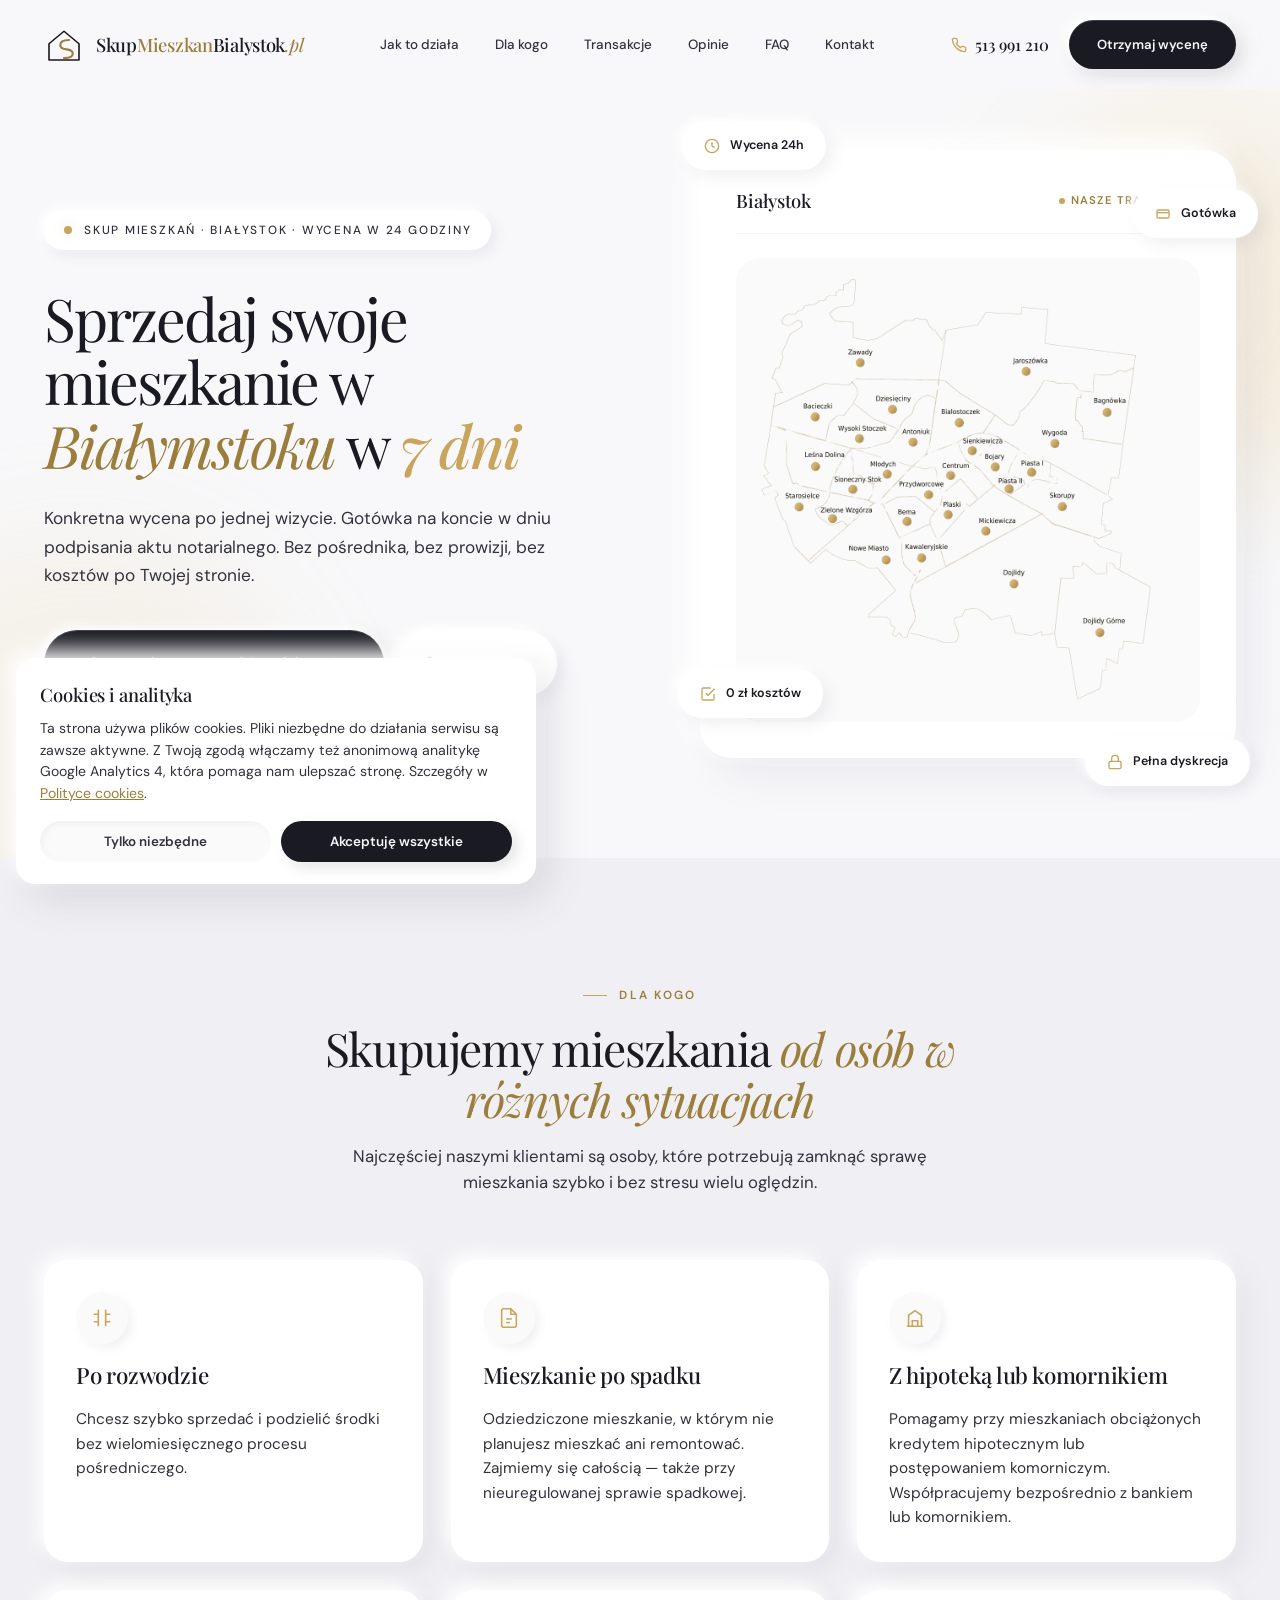
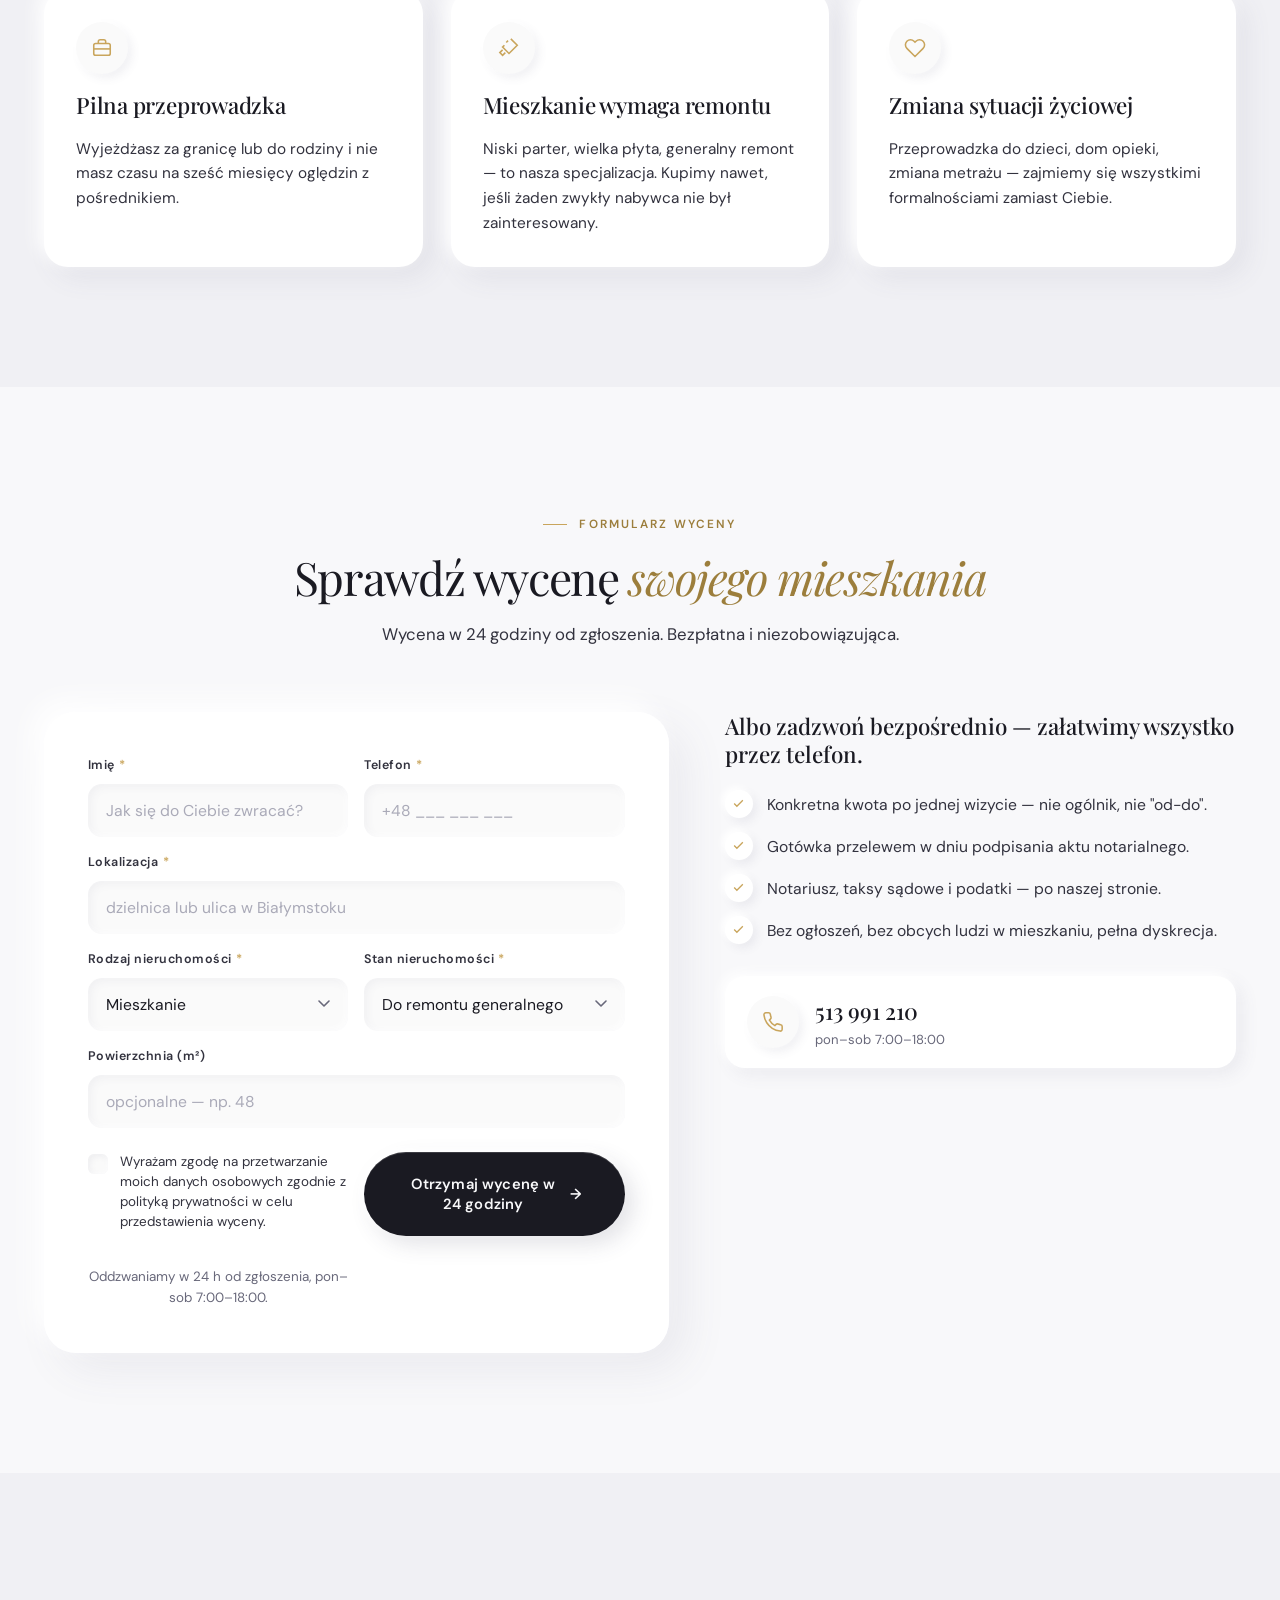
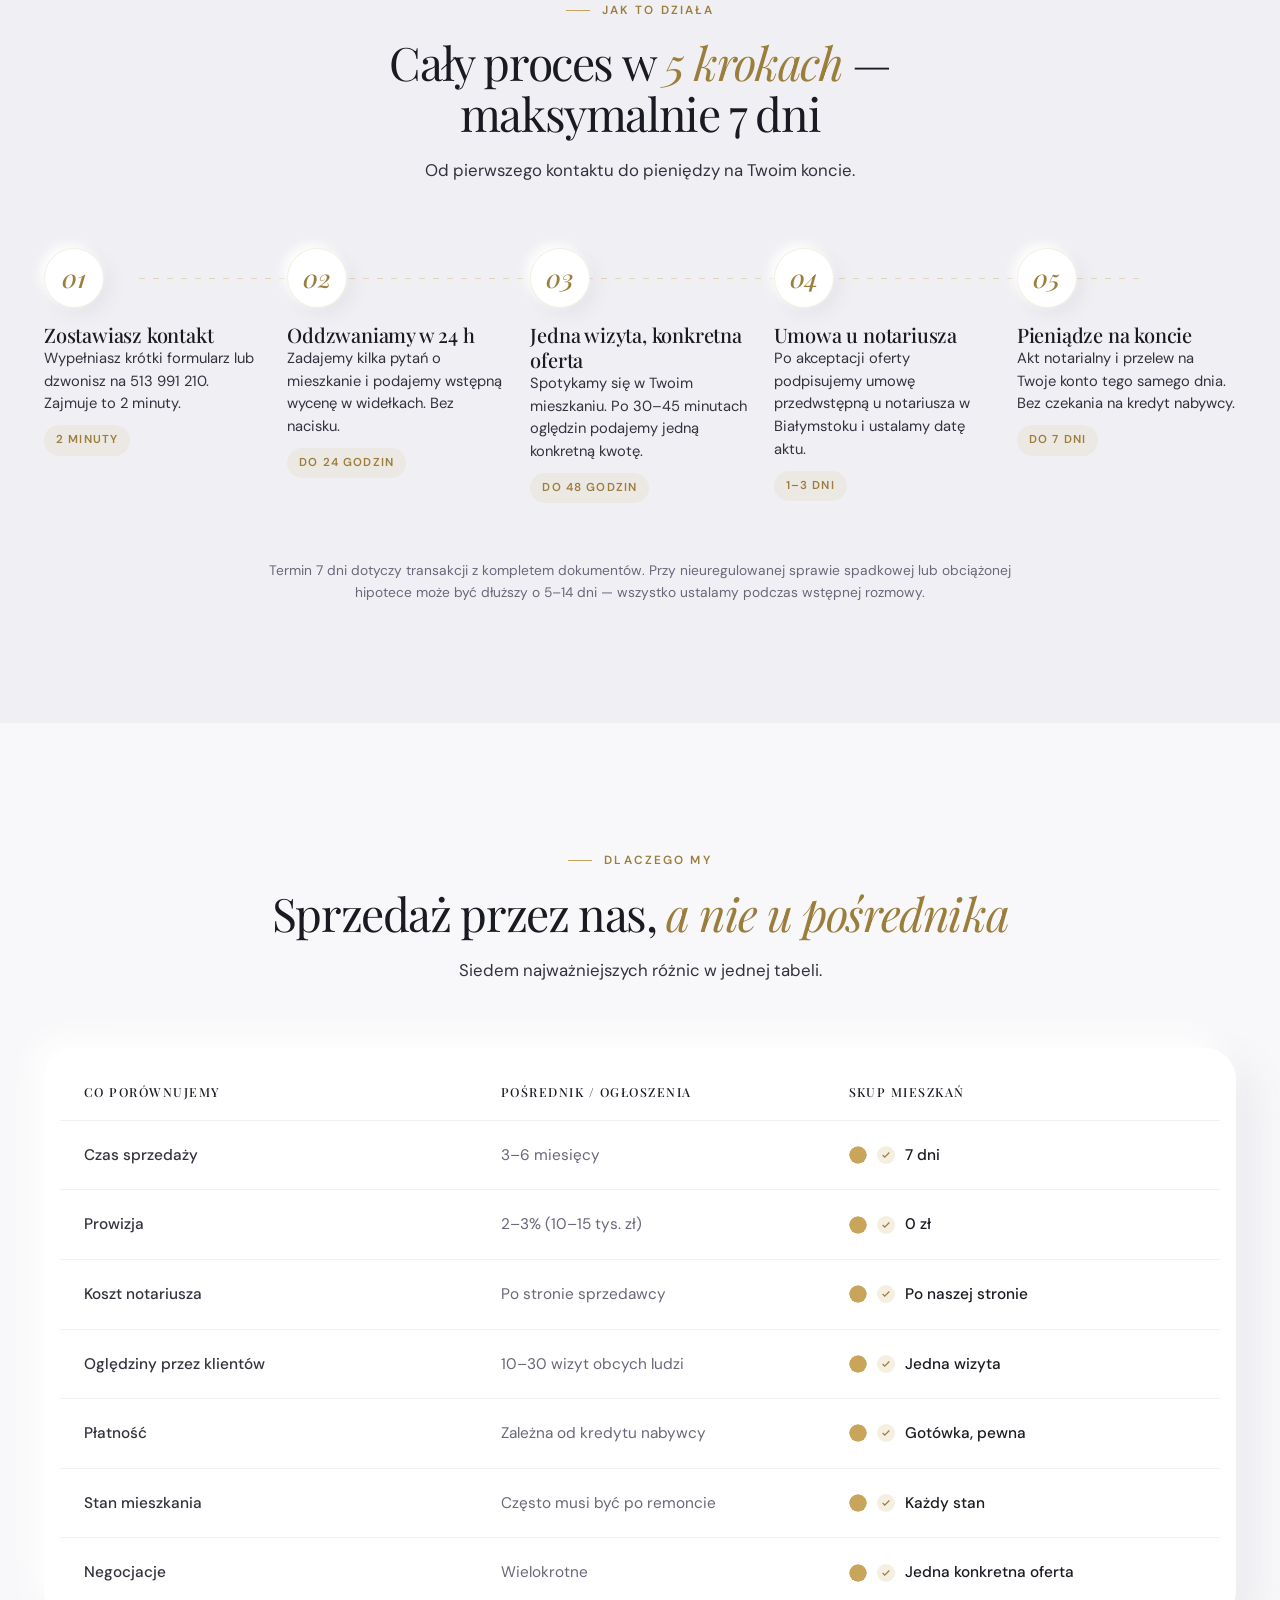
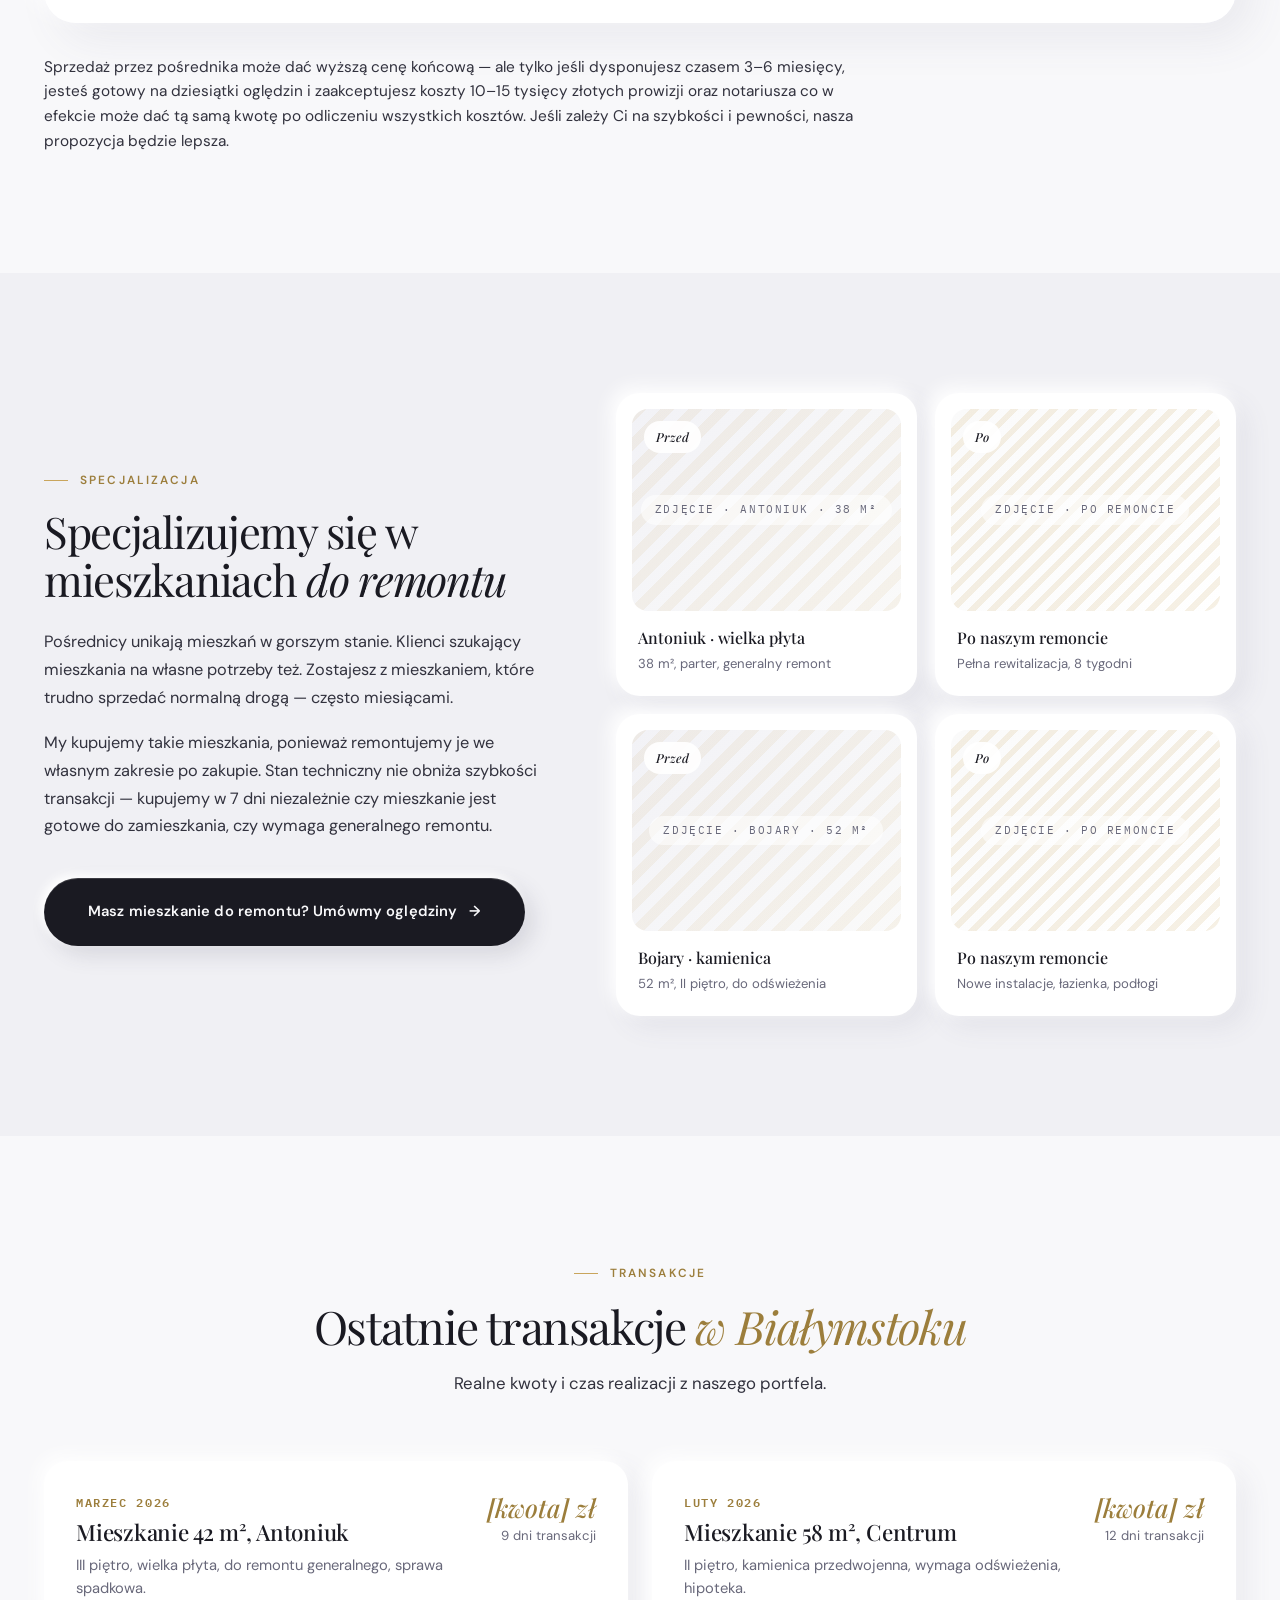
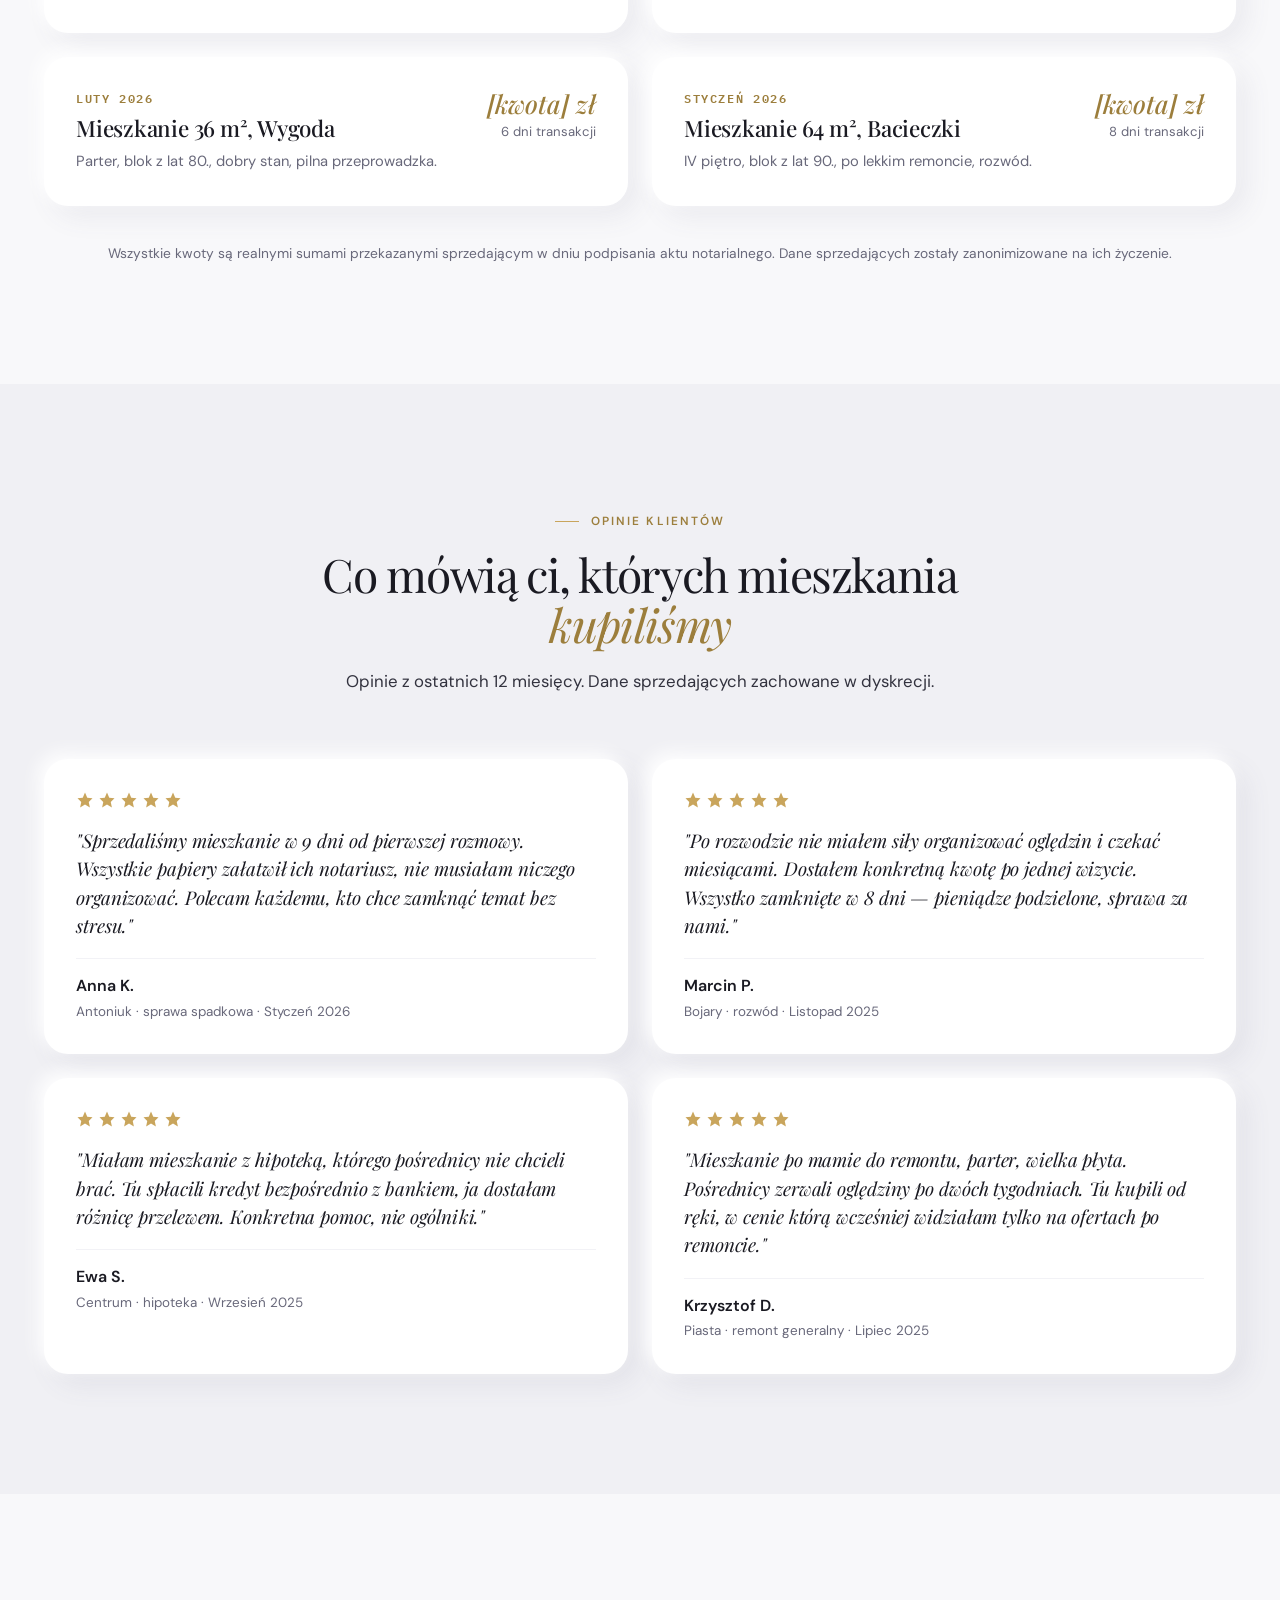
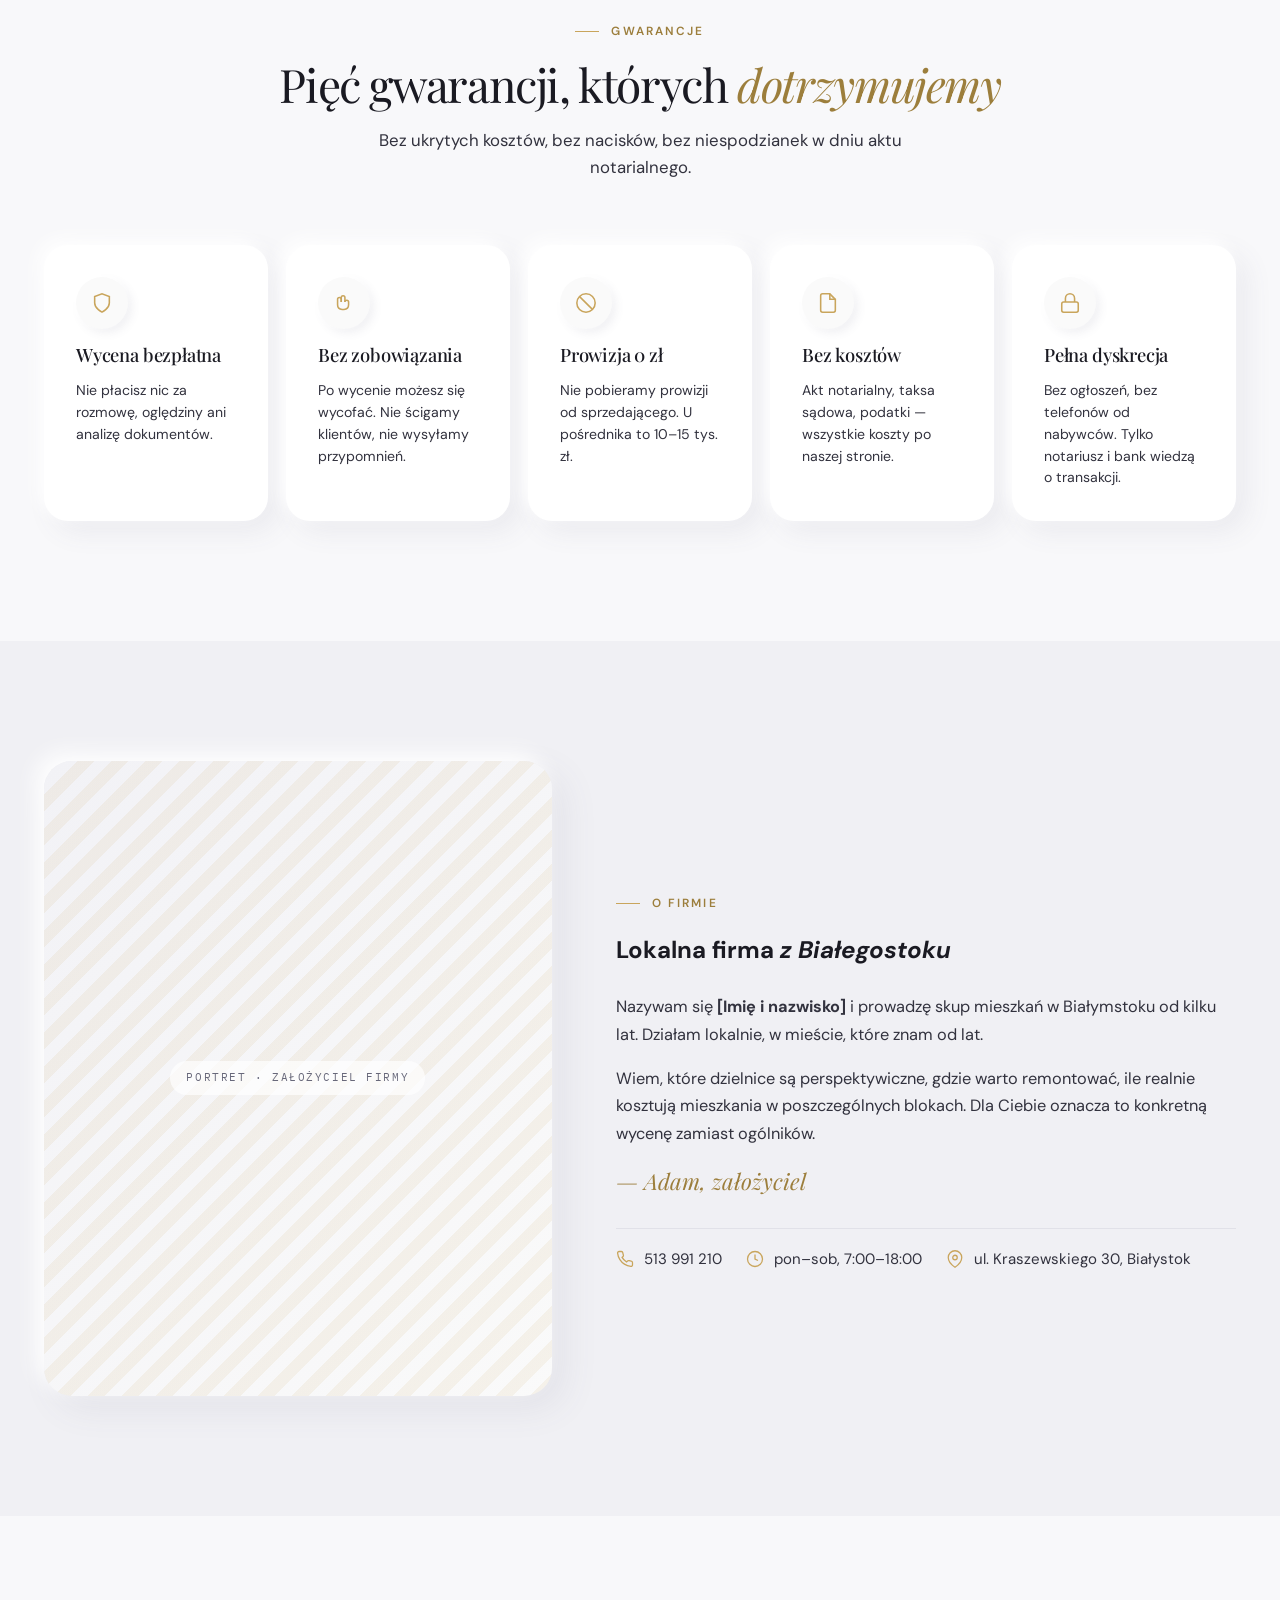
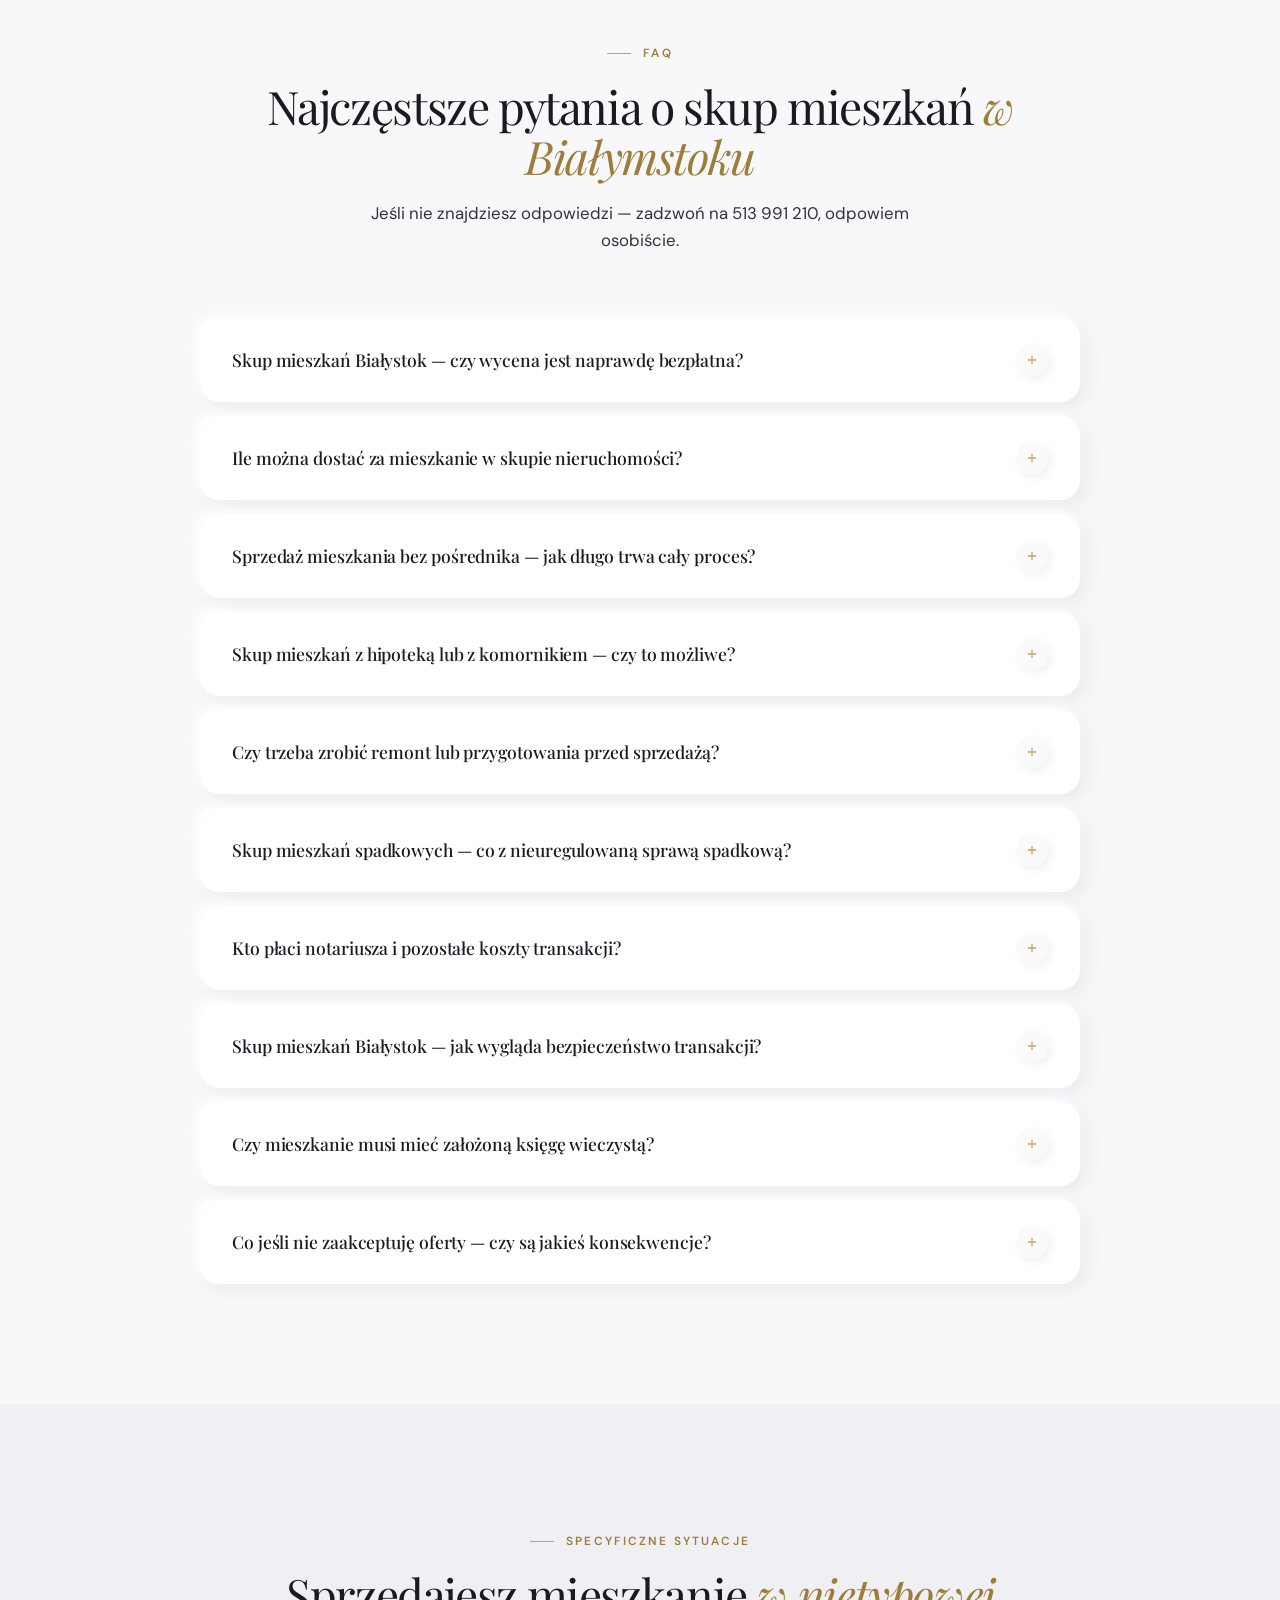
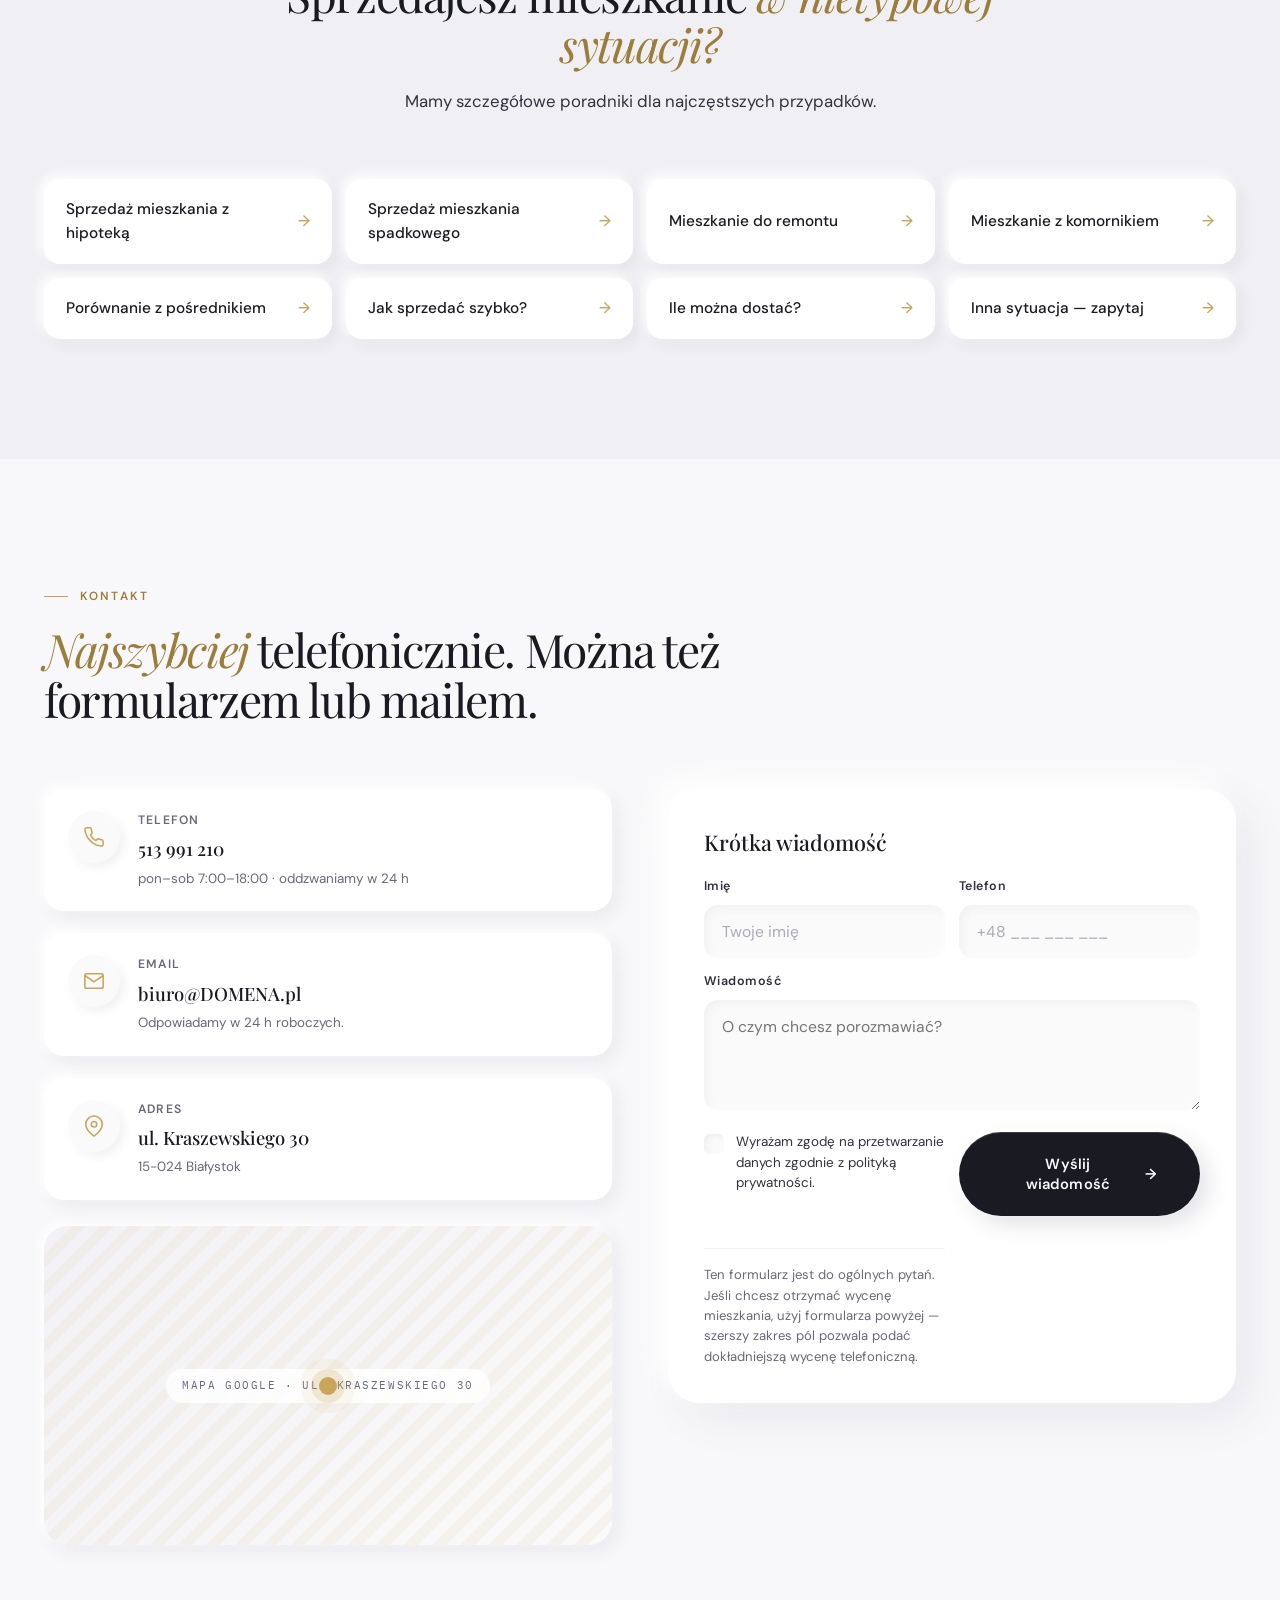
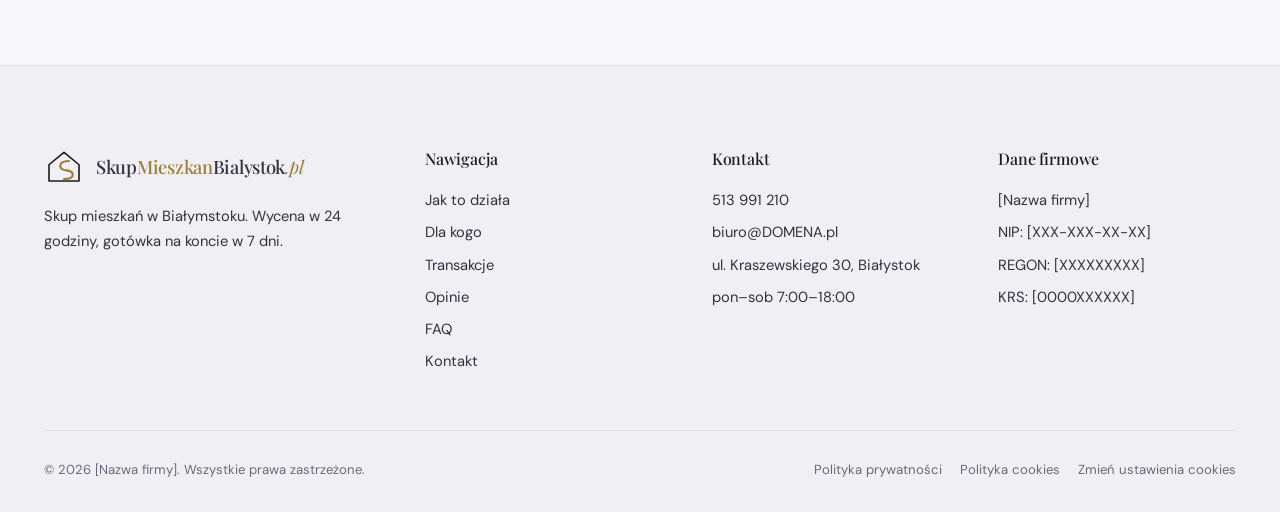
<file: index.html>
<!DOCTYPE html>
<html lang="pl">
<head>
<meta charset="UTF-8">
<meta name="viewport" content="width=device-width, initial-scale=1.0">
<title>Skup mieszkań Białystok — wycena w 24 h, gotówka w 7 dni</title>
<meta name="description" content="Skup mieszkań w Białymstoku. Konkretna wycena w 24 godziny, gotówka w dniu aktu notarialnego. Bez pośrednika, bez prowizji, bez kosztów po Twojej stronie.">
<meta name="keywords" content="skup mieszkań Białystok, skup nieruchomości Białystok, sprzedaż mieszkania Białystok, szybka sprzedaż mieszkania, skup mieszkań z hipoteką, skup mieszkań spadkowych, skup mieszkań do remontu">
<meta name="robots" content="index, follow, max-image-preview:large">
<meta name="author" content="Skup Mieszkań Białystok">
<meta name="geo.region" content="PL-20">
<meta name="geo.placename" content="Białystok">
<link rel="canonical" href="https://skupmieszkanbialystok.pl/">

<meta property="og:type" content="website">
<meta property="og:url" content="https://skupmieszkanbialystok.pl/">
<meta property="og:title" content="Skup mieszkań Białystok — wycena w 24 h, gotówka w 7 dni">
<meta property="og:description" content="Skup mieszkań w Białymstoku. Konkretna wycena w 24 godziny, gotówka w dniu aktu notarialnego. Bez pośrednika, bez prowizji.">
<meta property="og:locale" content="pl_PL">
<meta property="og:site_name" content="Skup Mieszkań Białystok">
<meta property="og:image" content="https://skupmieszkanbialystok.pl/og-image.png">

<meta name="twitter:card" content="summary_large_image">
<meta name="twitter:title" content="Skup mieszkań Białystok — wycena w 24 h, gotówka w 7 dni">
<meta name="twitter:description" content="Konkretna wycena w 24 godziny, gotówka w dniu aktu notarialnego. Bez pośrednika, bez prowizji.">
<meta name="twitter:image" content="https://skupmieszkanbialystok.pl/og-image.png">

<link rel="icon" type="image/svg+xml" href="data:image/svg+xml,%3Csvg xmlns='http://www.w3.org/2000/svg' viewBox='0 0 64 64' fill='none'%3E%3Crect width='64' height='64' rx='12' fill='%23FFFFFF'/%3E%3Cpath d='M8 30 L32 10 L56 30 L56 56 L8 56 Z' stroke='%231A1A22' stroke-width='4' stroke-linejoin='round' fill='none'/%3E%3Cpath d='M40 24 Q26 24 26 32 Q26 38 36 39 Q46 40 46 46 Q46 53 32 53' stroke='%239C7E3C' stroke-width='5' stroke-linecap='round' fill='none'/%3E%3C/svg%3E">

<script type="application/ld+json">
{
  "@context": "https://schema.org",
  "@type": "LocalBusiness",
  "@id": "https://skupmieszkanbialystok.pl/#business",
  "name": "Skup Mieszkań Białystok",
  "description": "Skup mieszkań w Białymstoku. Wycena w 24 godziny, gotówka w 7 dni. Bez pośrednika, bez prowizji.",
  "url": "https://skupmieszkanbialystok.pl/",
  "telephone": "+48513991210",
  "email": "biuro@skupmieszkanbialystok.pl",
  "priceRange": "$$",
  "image": "https://skupmieszkanbialystok.pl/og-image.png",
  "address": {
    "@type": "PostalAddress",
    "streetAddress": "ul. Kraszewskiego 30",
    "addressLocality": "Białystok",
    "postalCode": "15-024",
    "addressCountry": "PL",
    "addressRegion": "podlaskie"
  },
  "geo": {
    "@type": "GeoCoordinates",
    "latitude": "53.1325",
    "longitude": "23.1688"
  },
  "areaServed": {
    "@type": "City",
    "name": "Białystok"
  },
  "openingHoursSpecification": [
    {
      "@type": "OpeningHoursSpecification",
      "dayOfWeek": ["Monday", "Tuesday", "Wednesday", "Thursday", "Friday", "Saturday"],
      "opens": "07:00",
      "closes": "18:00"
    }
  ],
  "sameAs": []
}
</script>

<link rel="preconnect" href="https://fonts.googleapis.com">
<link rel="preconnect" href="https://fonts.gstatic.com" crossorigin>
<link href="https://fonts.googleapis.com/css2?family=DM+Sans:wght@300;400;500;600;700&family=Playfair+Display:ital,wght@0,300;0,400;0,500;0,600;1,300;1,400&family=IBM+Plex+Mono:wght@400;500&display=swap" rel="stylesheet">
<link rel="stylesheet" href="styles.css">

<template id="__bundler_thumbnail" data-bg-color="#F8F8FA">
  <svg viewBox="0 0 1200 800" xmlns="http://www.w3.org/2000/svg">
    <rect width="1200" height="800" fill="#F8F8FA"/>
    <circle cx="600" cy="380" r="160" fill="#FFFFFF"/>
    <text x="600" y="438" font-family="Georgia, serif" font-size="220" font-weight="500" text-anchor="middle" fill="#9C7E3C" font-style="italic">S</text>
    <text x="600" y="640" font-family="Georgia, serif" font-size="56" font-weight="400" text-anchor="middle" fill="#1A1A22">Skup Mieszkań</text>
    <text x="600" y="700" font-family="sans-serif" font-size="28" letter-spacing="6" text-anchor="middle" fill="#9C7E3C">BIAŁYSTOK</text>
  </svg>
</template>
</head>
<body>

<div class="blob blob-1"></div>
<div class="blob blob-2"></div>

<!-- ====================== HEADER ====================== -->
<header>
  <div class="nav-inner">
    <a href="#" class="logo">
      <span class="logo-mark"><svg viewBox="0 0 64 64" fill="none" xmlns="http://www.w3.org/2000/svg" aria-hidden="true"><path d="M8 30 L32 10 L56 30 L56 56 L8 56 Z" stroke="#1A1A22" stroke-width="2.6" stroke-linejoin="round" fill="none"/><path d="M40 24 Q26 24 26 32 Q26 38 36 39 Q46 40 46 46 Q46 53 32 53" stroke="#9C7E3C" stroke-width="3.4" stroke-linecap="round" fill="none"/></svg></span>
      <span class="logo-text">Skup<span class="b">Mieszkan</span>Bialystok<span class="tld">.pl</span></span>
    </a>
    <nav class="main-nav">
      <a href="#jak">Jak to działa</a>
      <a href="#dla-kogo">Dla kogo</a>
      <a href="#transakcje">Transakcje</a>
      <a href="#opinie">Opinie</a>
      <a href="#faq">FAQ</a>
      <a href="#kontakt">Kontakt</a>
    </nav>
    <div class="nav-right">
      <a href="tel:+48513991210" class="nav-phone">
        <svg viewBox="0 0 24 24" fill="none" stroke="currentColor" stroke-width="2"><path d="M22 16.92v3a2 2 0 0 1-2.18 2 19.79 19.79 0 0 1-8.63-3.07 19.5 19.5 0 0 1-6-6 19.79 19.79 0 0 1-3.07-8.67A2 2 0 0 1 4.11 2h3a2 2 0 0 1 2 1.72c.127.96.361 1.903.7 2.81a2 2 0 0 1-.45 2.11L8.09 9.91a16 16 0 0 0 6 6l1.27-1.27a2 2 0 0 1 2.11-.45c.907.339 1.85.573 2.81.7A2 2 0 0 1 22 16.92z"></path></svg>
        <span>513 991 210</span>
      </a>
      <a href="#formularz" class="btn-primary">Otrzymaj wycenę</a>
    </div>
    <button class="hamburger" aria-label="Menu"><span></span><span></span><span></span></button>
  </div>
  <div class="mobile-menu">
    <a href="#jak">Jak to działa</a>
    <a href="#dla-kogo">Dla kogo</a>
    <a href="#transakcje">Transakcje</a>
    <a href="#opinie">Opinie</a>
    <a href="#faq">FAQ</a>
    <a href="#kontakt">Kontakt</a>
    <a href="tel:+48513991210">513 991 210</a>
    <a href="#formularz" class="btn-primary">Otrzymaj wycenę</a>
  </div>
</header>

<!-- ====================== HERO ====================== -->
<section class="hero">
  <div class="hero-left">
    <div class="pill-ey h-1">
      <span class="pulse-dot"></span>
      Skup mieszkań · Białystok · Wycena w 24 godziny
    </div>
    <h1 class="hero-h1 h-2">Sprzedaj swoje mieszkanie w <em>Białymstoku</em> w <span class="num">7 dni</span></h1>
    <p class="subhead h-3">Konkretna wycena po jednej wizycie. Gotówka na koncie w dniu podpisania aktu notarialnego. Bez pośrednika, bez prowizji, bez kosztów po Twojej stronie.</p>
    <div class="hero-cta-row h-4">
      <a href="#formularz" class="btn-primary-lg">Otrzymaj wycenę w 24 godziny</a>
      <a href="tel:+48513991210" class="hero-phone-pill">
        <svg viewBox="0 0 24 24" fill="none" stroke="currentColor" stroke-width="2"><path d="M22 16.92v3a2 2 0 0 1-2.18 2 19.79 19.79 0 0 1-8.63-3.07 19.5 19.5 0 0 1-6-6 19.79 19.79 0 0 1-3.07-8.67A2 2 0 0 1 4.11 2h3a2 2 0 0 1 2 1.72c.127.96.361 1.903.7 2.81a2 2 0 0 1-.45 2.11L8.09 9.91a16 16 0 0 0 6 6l1.27-1.27a2 2 0 0 1 2.11-.45c.907.339 1.85.573 2.81.7A2 2 0 0 1 22 16.92z"></path></svg>
        513 991 210
      </a>
    </div>
  </div>

  <div class="hero-right h-s">
    <div class="stage-wrap">
      <div class="float-mini float-mini-1">
        <svg viewBox="0 0 24 24" fill="none" stroke="currentColor" stroke-width="2"><circle cx="12" cy="12" r="10"></circle><polyline points="12 6 12 12 16 14"></polyline></svg>
        Wycena 24h
      </div>
      <div class="float-mini float-mini-2">
        <svg viewBox="0 0 24 24" fill="none" stroke="currentColor" stroke-width="2"><rect x="3" y="6" width="18" height="12" rx="2"></rect><line x1="3" y1="10" x2="21" y2="10"></line></svg>
        Gotówka
      </div>
      <div class="float-mini float-mini-3">
        <svg viewBox="0 0 24 24" fill="none" stroke="currentColor" stroke-width="2"><path d="M9 11l3 3L22 4"></path><path d="M21 12v7a2 2 0 0 1-2 2H5a2 2 0 0 1-2-2V5a2 2 0 0 1 2-2h11"></path></svg>
        0 zł kosztów
      </div>
      <div class="float-mini float-mini-4">
        <svg viewBox="0 0 24 24" fill="none" stroke="currentColor" stroke-width="2"><rect x="3" y="11" width="18" height="11" rx="2"></rect><path d="M7 11V7a5 5 0 0 1 10 0v4"></path></svg>
        Pełna dyskrecja
      </div>

      <div class="map-disc">
        <div class="map-disc-header">
          <div class="map-disc-title">Białystok</div>
          <div class="map-disc-badge">Nasze transakcje</div>
        </div>
        <div class="map-svg-wrap">
          <img class="map-img" src="images/bialystok-map-neutral.png" alt="Mapa Białegostoku — dzielnice, w których kupujemy mieszkania" />
        </div>
      </div>
    </div>
  </div>
</section>

<!-- ====================== 3 · DLA KOGO ====================== -->
<section id="dla-kogo" class="section deep">
  <div class="wrap">
    <div class="section-head reveal">
      <div class="eyebrow">Dla kogo</div>
      <h2>Skupujemy mieszkania <em>od osób w różnych sytuacjach</em></h2>
      <p>Najczęściej naszymi klientami są osoby, które potrzebują zamknąć sprawę mieszkania szybko i bez stresu wielu oględzin.</p>
    </div>

    <div class="cases-grid">
      <div class="card lift case-card reveal">
        <div class="icon-disc">
          <svg viewBox="0 0 24 24" fill="none" stroke="currentColor"><path d="M8 3v18M16 3v18M3 8h5M3 16h5M16 8h5M16 16h5"></path></svg>
        </div>
        <h3>Po rozwodzie</h3>
        <p>Chcesz szybko sprzedać i podzielić środki bez wielomiesięcznego procesu pośredniczego.</p>
      </div>

      <div class="card lift case-card reveal">
        <div class="icon-disc">
          <svg viewBox="0 0 24 24" fill="none" stroke="currentColor"><path d="M14 2H6a2 2 0 0 0-2 2v16a2 2 0 0 0 2 2h12a2 2 0 0 0 2-2V8z"></path><polyline points="14 2 14 8 20 8"></polyline><line x1="9" y1="13" x2="15" y2="13"></line><line x1="9" y1="17" x2="13" y2="17"></line></svg>
        </div>
        <h3>Mieszkanie po spadku</h3>
        <p>Odziedziczone mieszkanie, w którym nie planujesz mieszkać ani remontować. Zajmiemy się całością — także przy nieuregulowanej sprawie spadkowej.</p>
      </div>

      <div class="card lift case-card reveal">
        <div class="icon-disc">
          <svg viewBox="0 0 24 24" fill="none" stroke="currentColor"><path d="M3 21h18M5 21V9l7-5 7 5v12M9 21v-6h6v6"></path></svg>
        </div>
        <h3>Z hipoteką lub komornikiem</h3>
        <p>Pomagamy przy mieszkaniach obciążonych kredytem hipotecznym lub postępowaniem komorniczym. Współpracujemy bezpośrednio z bankiem lub komornikiem.</p>
      </div>

      <div class="card lift case-card reveal">
        <div class="icon-disc">
          <svg viewBox="0 0 24 24" fill="none" stroke="currentColor"><rect x="3" y="7" width="18" height="13" rx="2"></rect><path d="M8 7V5a2 2 0 0 1 2-2h4a2 2 0 0 1 2 2v2"></path><line x1="3" y1="13" x2="21" y2="13"></line></svg>
        </div>
        <h3>Pilna przeprowadzka</h3>
        <p>Wyjeżdżasz za granicę lub do rodziny i nie masz czasu na sześć miesięcy oględzin z pośrednikiem.</p>
      </div>

      <div class="card lift case-card reveal">
        <div class="icon-disc">
          <svg viewBox="0 0 24 24" fill="none" stroke="currentColor"><path d="M14 2l7 7-9 9-7-7 2-2"></path><path d="M5 14l-3 3 3 3 3-3"></path><path d="M9 6l2-2"></path></svg>
        </div>
        <h3>Mieszkanie wymaga remontu</h3>
        <p>Niski parter, wielka płyta, generalny remont — to nasza specjalizacja. Kupimy nawet, jeśli żaden zwykły nabywca nie był zainteresowany.</p>
      </div>

      <div class="card lift case-card reveal">
        <div class="icon-disc">
          <svg viewBox="0 0 24 24" fill="none" stroke="currentColor"><path d="M20.84 4.61a5.5 5.5 0 0 0-7.78 0L12 5.67l-1.06-1.06a5.5 5.5 0 0 0-7.78 7.78l1.06 1.06L12 21.23l7.78-7.78 1.06-1.06a5.5 5.5 0 0 0 0-7.78z"></path></svg>
        </div>
        <h3>Zmiana sytuacji życiowej</h3>
        <p>Przeprowadzka do dzieci, dom opieki, zmiana metrażu — zajmiemy się wszystkimi formalnościami zamiast Ciebie.</p>
      </div>
    </div>
  </div>
</section>

<!-- ====================== 4 · FORMULARZ ====================== -->
<section id="formularz" class="section">
  <div class="wrap">
    <div class="section-head reveal">
      <div class="eyebrow">Formularz wyceny</div>
      <h2>Sprawdź wycenę <em>swojego mieszkania</em></h2>
      <p>Wycena w 24 godziny od zgłoszenia. Bezpłatna i niezobowiązująca.</p>
    </div>

    <div class="form-wrap">
      <div class="form-card reveal">
        <form class="form-grid" action="https://api.web3forms.com/submit" method="POST">
          <input type="hidden" name="access_key" value="7a517cc9-cf91-4024-9792-1453a8ad107b">
          <input type="hidden" name="subject" value="Nowa wycena — Skup Mieszkań Białystok">
          <input type="hidden" name="from_name" value="Skup Mieszkań Białystok">
          <input type="hidden" name="redirect" value="https://web3forms.com/success">
          <input type="checkbox" name="botcheck" style="display:none">
          <div class="field">
            <label for="f-name">Imię<span class="req">*</span></label>
            <input id="f-name" name="imie" type="text" placeholder="Jak się do Ciebie zwracać?" required>
          </div>
          <div class="field">
            <label for="f-phone">Telefon<span class="req">*</span></label>
            <input id="f-phone" name="telefon" type="tel" placeholder="+48 ___ ___ ___" required>
          </div>
          <div class="field full">
            <label for="f-loc">Lokalizacja<span class="req">*</span></label>
            <input id="f-loc" name="lokalizacja" type="text" placeholder="dzielnica lub ulica w Białymstoku" required>
          </div>
          <div class="field">
            <label for="f-type">Rodzaj nieruchomości<span class="req">*</span></label>
            <select id="f-type" name="rodzaj" required>
              <option>Mieszkanie</option>
              <option>Dom</option>
              <option>Działka</option>
              <option>Lokal użytkowy</option>
            </select>
          </div>
          <div class="field">
            <label for="f-state">Stan nieruchomości<span class="req">*</span></label>
            <select id="f-state" name="stan" required>
              <option>Do remontu generalnego</option>
              <option>Wymaga odświeżenia</option>
              <option>Dobry stan</option>
              <option>Idealny / po remoncie</option>
            </select>
          </div>
          <div class="field full">
            <label for="f-area">Powierzchnia (m²)</label>
            <input id="f-area" name="powierzchnia" type="number" placeholder="opcjonalne — np. 48">
          </div>
          <div class="consent full">
            <input id="f-rodo" name="rodo" type="checkbox" required>
            <label for="f-rodo">Wyrażam zgodę na przetwarzanie moich danych osobowych zgodnie z polityką prywatności w celu przedstawienia wyceny.</label>
          </div>
          <button type="submit" class="btn-primary-lg full">Otrzymaj wycenę w 24 godziny</button>
          <div class="form-foot full">Oddzwaniamy w 24 h od zgłoszenia, pon–sob 7:00–18:00.</div>
        </form>
      </div>

      <div class="form-side reveal">
        <h3>Albo zadzwoń bezpośrednio — załatwimy wszystko przez telefon.</h3>
        <div class="benefit-list">
          <div class="benefit-row">
            <span class="check"><svg viewBox="0 0 24 24" fill="none" stroke="currentColor"><polyline points="20 6 9 17 4 12"></polyline></svg></span>
            <p>Konkretna kwota po jednej wizycie — nie ogólnik, nie "od-do".</p>
          </div>
          <div class="benefit-row">
            <span class="check"><svg viewBox="0 0 24 24" fill="none" stroke="currentColor"><polyline points="20 6 9 17 4 12"></polyline></svg></span>
            <p>Gotówka przelewem w dniu podpisania aktu notarialnego.</p>
          </div>
          <div class="benefit-row">
            <span class="check"><svg viewBox="0 0 24 24" fill="none" stroke="currentColor"><polyline points="20 6 9 17 4 12"></polyline></svg></span>
            <p>Notariusz, taksy sądowe i podatki — po naszej stronie.</p>
          </div>
          <div class="benefit-row">
            <span class="check"><svg viewBox="0 0 24 24" fill="none" stroke="currentColor"><polyline points="20 6 9 17 4 12"></polyline></svg></span>
            <p>Bez ogłoszeń, bez obcych ludzi w mieszkaniu, pełna dyskrecja.</p>
          </div>
        </div>

        <div class="phone-card">
          <div class="icon-disc">
            <svg viewBox="0 0 24 24" fill="none" stroke="currentColor"><path d="M22 16.92v3a2 2 0 0 1-2.18 2 19.79 19.79 0 0 1-8.63-3.07 19.5 19.5 0 0 1-6-6 19.79 19.79 0 0 1-3.07-8.67A2 2 0 0 1 4.11 2h3a2 2 0 0 1 2 1.72c.127.96.361 1.903.7 2.81a2 2 0 0 1-.45 2.11L8.09 9.91a16 16 0 0 0 6 6l1.27-1.27a2 2 0 0 1 2.11-.45c.907.339 1.85.573 2.81.7A2 2 0 0 1 22 16.92z"></path></svg>
          </div>
          <div>
            <a href="tel:+48513991210" class="ph-num">513 991 210</a>
            <div class="ph-meta">pon–sob 7:00–18:00</div>
          </div>
        </div>
      </div>
    </div>
  </div>
</section>

<!-- ====================== 5 · JAK TO DZIAŁA ====================== -->
<section id="jak" class="section deep">
  <div class="wrap">
    <div class="section-head reveal">
      <div class="eyebrow">Jak to działa</div>
      <h2>Cały proces w <em>5 krokach</em> — maksymalnie 7 dni</h2>
      <p>Od pierwszego kontaktu do pieniędzy na Twoim koncie.</p>
    </div>

    <div class="process-track">
      <div class="step reveal">
        <div class="step-num">01</div>
        <div>
          <h3>Zostawiasz kontakt</h3>
          <p>Wypełniasz krótki formularz lub dzwonisz na 513 991 210. Zajmuje to 2 minuty.</p>
          <span class="tag-time" style="margin-top:10px;">2 minuty</span>
        </div>
      </div>
      <div class="step reveal">
        <div class="step-num">02</div>
        <div>
          <h3>Oddzwaniamy w 24 h</h3>
          <p>Zadajemy kilka pytań o mieszkanie i podajemy wstępną wycenę w widełkach. Bez nacisku.</p>
          <span class="tag-time" style="margin-top:10px;">do 24 godzin</span>
        </div>
      </div>
      <div class="step reveal">
        <div class="step-num">03</div>
        <div>
          <h3>Jedna wizyta, konkretna oferta</h3>
          <p>Spotykamy się w Twoim mieszkaniu. Po 30–45 minutach oględzin podajemy jedną konkretną kwotę.</p>
          <span class="tag-time" style="margin-top:10px;">do 48 godzin</span>
        </div>
      </div>
      <div class="step reveal">
        <div class="step-num">04</div>
        <div>
          <h3>Umowa u notariusza</h3>
          <p>Po akceptacji oferty podpisujemy umowę przedwstępną u notariusza w Białymstoku i ustalamy datę aktu.</p>
          <span class="tag-time" style="margin-top:10px;">1–3 dni</span>
        </div>
      </div>
      <div class="step reveal">
        <div class="step-num">05</div>
        <div>
          <h3>Pieniądze na koncie</h3>
          <p>Akt notarialny i przelew na Twoje konto tego samego dnia. Bez czekania na kredyt nabywcy.</p>
          <span class="tag-time" style="margin-top:10px;">do 7 dni</span>
        </div>
      </div>
    </div>

    <p class="process-note">Termin 7 dni dotyczy transakcji z kompletem dokumentów. Przy nieuregulowanej sprawie spadkowej lub obciążonej hipotece może być dłuższy o 5–14 dni — wszystko ustalamy podczas wstępnej rozmowy.</p>
  </div>
</section>

<!-- ====================== 6 · DLACZEGO MY ====================== -->
<section class="section">
  <div class="wrap">
    <div class="section-head reveal">
      <div class="eyebrow">Dlaczego my</div>
      <h2>Sprzedaż przez nas, <em>a nie u pośrednika</em></h2>
      <p>Siedem najważniejszych różnic w jednej tabeli.</p>
    </div>

    <div class="compare reveal">
      <div class="compare-row head">
        <div>Co porównujemy</div>
        <div>Pośrednik / ogłoszenia</div>
        <div class="col-us-h">Skup mieszkań</div>
      </div>
      <div class="compare-row">
        <div class="col-crit">Czas sprzedaży</div>
        <div class="col-them">3–6 miesięcy</div>
        <div class="col-us"><span class="check-ring"><svg viewBox="0 0 24 24" fill="none" stroke="currentColor"><polyline points="20 6 9 17 4 12"></polyline></svg></span>7 dni</div>
      </div>
      <div class="compare-row">
        <div class="col-crit">Prowizja</div>
        <div class="col-them">2–3% (10–15 tys. zł)</div>
        <div class="col-us"><span class="check-ring"><svg viewBox="0 0 24 24" fill="none" stroke="currentColor"><polyline points="20 6 9 17 4 12"></polyline></svg></span>0 zł</div>
      </div>
      <div class="compare-row">
        <div class="col-crit">Koszt notariusza</div>
        <div class="col-them">Po stronie sprzedawcy</div>
        <div class="col-us"><span class="check-ring"><svg viewBox="0 0 24 24" fill="none" stroke="currentColor"><polyline points="20 6 9 17 4 12"></polyline></svg></span>Po naszej stronie</div>
      </div>
      <div class="compare-row">
        <div class="col-crit">Oględziny przez klientów</div>
        <div class="col-them">10–30 wizyt obcych ludzi</div>
        <div class="col-us"><span class="check-ring"><svg viewBox="0 0 24 24" fill="none" stroke="currentColor"><polyline points="20 6 9 17 4 12"></polyline></svg></span>Jedna wizyta</div>
      </div>
      <div class="compare-row">
        <div class="col-crit">Płatność</div>
        <div class="col-them">Zależna od kredytu nabywcy</div>
        <div class="col-us"><span class="check-ring"><svg viewBox="0 0 24 24" fill="none" stroke="currentColor"><polyline points="20 6 9 17 4 12"></polyline></svg></span>Gotówka, pewna</div>
      </div>
      <div class="compare-row">
        <div class="col-crit">Stan mieszkania</div>
        <div class="col-them">Często musi być po remoncie</div>
        <div class="col-us"><span class="check-ring"><svg viewBox="0 0 24 24" fill="none" stroke="currentColor"><polyline points="20 6 9 17 4 12"></polyline></svg></span>Każdy stan</div>
      </div>
      <div class="compare-row">
        <div class="col-crit">Negocjacje</div>
        <div class="col-them">Wielokrotne</div>
        <div class="col-us"><span class="check-ring"><svg viewBox="0 0 24 24" fill="none" stroke="currentColor"><polyline points="20 6 9 17 4 12"></polyline></svg></span>Jedna konkretna oferta</div>
      </div>
    </div>

    <p class="compare-foot reveal">Sprzedaż przez pośrednika może dać wyższą cenę końcową — ale tylko jeśli dysponujesz czasem 3–6 miesięcy, jesteś gotowy na dziesiątki oględzin i zaakceptujesz koszty 10–15 tysięcy złotych prowizji oraz notariusza co w efekcie może dać tą samą kwotę po odliczeniu wszystkich kosztów. Jeśli zależy Ci na szybkości i pewności, nasza propozycja będzie lepsza.</p>
  </div>
</section>

<!-- ====================== 7 · SPECJALIZACJA REMONTU ====================== -->
<section class="section deep">
  <div class="wrap">
    <div class="renovation-grid">
      <div class="renovation-copy reveal">
        <div class="eyebrow">Specjalizacja</div>
        <h2 style="font-family:var(--fd);font-size:clamp(32px,3.4vw,46px);font-weight:300;line-height:1.1;letter-spacing:-0.03em;margin-bottom:24px;">Specjalizujemy się w mieszkaniach <em>do remontu</em></h2>
        <p>Pośrednicy unikają mieszkań w gorszym stanie. Klienci szukający mieszkania na własne potrzeby też. Zostajesz z mieszkaniem, które trudno sprzedać normalną drogą — często miesiącami.</p>
        <p>My kupujemy takie mieszkania, ponieważ remontujemy je we własnym zakresie po zakupie. Stan techniczny nie obniża szybkości transakcji — kupujemy w 7 dni niezależnie czy mieszkanie jest gotowe do zamieszkania, czy wymaga generalnego remontu.</p>
        <a href="#formularz" class="btn-primary-lg">Masz mieszkanie do remontu? Umówmy oględziny</a>
      </div>

      <div class="before-after reveal">
        <div class="ba-card">
          <div class="ba-thumb">
            <span class="ba-tag">Przed</span>
            <span class="ph-label">Zdjęcie · Antoniuk · 38 m²</span>
          </div>
          <div class="ba-meta">
            <div class="ba-loc">Antoniuk · wielka płyta</div>
            <div class="ba-sub">38 m², parter, generalny remont</div>
          </div>
        </div>
        <div class="ba-card">
          <div class="ba-thumb after">
            <span class="ba-tag">Po</span>
            <span class="ph-label">Zdjęcie · po remoncie</span>
          </div>
          <div class="ba-meta">
            <div class="ba-loc">Po naszym remoncie</div>
            <div class="ba-sub">Pełna rewitalizacja, 8 tygodni</div>
          </div>
        </div>
        <div class="ba-card">
          <div class="ba-thumb">
            <span class="ba-tag">Przed</span>
            <span class="ph-label">Zdjęcie · Bojary · 52 m²</span>
          </div>
          <div class="ba-meta">
            <div class="ba-loc">Bojary · kamienica</div>
            <div class="ba-sub">52 m², II piętro, do odświeżenia</div>
          </div>
        </div>
        <div class="ba-card">
          <div class="ba-thumb after">
            <span class="ba-tag">Po</span>
            <span class="ph-label">Zdjęcie · po remoncie</span>
          </div>
          <div class="ba-meta">
            <div class="ba-loc">Po naszym remoncie</div>
            <div class="ba-sub">Nowe instalacje, łazienka, podłogi</div>
          </div>
        </div>
      </div>
    </div>
  </div>
</section>

<!-- ====================== 8 · OSTATNIE TRANSAKCJE ====================== -->
<section id="transakcje" class="section">
  <div class="wrap">
    <div class="section-head reveal">
      <div class="eyebrow">Transakcje</div>
      <h2>Ostatnie transakcje <em>w Białymstoku</em></h2>
      <p>Realne kwoty i czas realizacji z naszego portfela.</p>
    </div>

    <div class="deals-grid">
      <div class="card lift deal-card reveal">
        <div class="deal-meta">
          <span class="deal-month">Marzec 2026</span>
          <h3>Mieszkanie 42 m², Antoniuk</h3>
          <p class="deal-desc">III piętro, wielka płyta, do remontu generalnego, sprawa spadkowa.</p>
        </div>
        <div class="deal-stats">
          <div class="deal-amount">[kwota] zł</div>
          <div class="deal-days">9 dni transakcji</div>
        </div>
      </div>

      <div class="card lift deal-card reveal">
        <div class="deal-meta">
          <span class="deal-month">Luty 2026</span>
          <h3>Mieszkanie 58 m², Centrum</h3>
          <p class="deal-desc">II piętro, kamienica przedwojenna, wymaga odświeżenia, hipoteka.</p>
        </div>
        <div class="deal-stats">
          <div class="deal-amount">[kwota] zł</div>
          <div class="deal-days">12 dni transakcji</div>
        </div>
      </div>

      <div class="card lift deal-card reveal">
        <div class="deal-meta">
          <span class="deal-month">Luty 2026</span>
          <h3>Mieszkanie 36 m², Wygoda</h3>
          <p class="deal-desc">Parter, blok z lat 80., dobry stan, pilna przeprowadzka.</p>
        </div>
        <div class="deal-stats">
          <div class="deal-amount">[kwota] zł</div>
          <div class="deal-days">6 dni transakcji</div>
        </div>
      </div>

      <div class="card lift deal-card reveal">
        <div class="deal-meta">
          <span class="deal-month">Styczeń 2026</span>
          <h3>Mieszkanie 64 m², Bacieczki</h3>
          <p class="deal-desc">IV piętro, blok z lat 90., po lekkim remoncie, rozwód.</p>
        </div>
        <div class="deal-stats">
          <div class="deal-amount">[kwota] zł</div>
          <div class="deal-days">8 dni transakcji</div>
        </div>
      </div>
    </div>

    <p class="deals-note reveal">Wszystkie kwoty są realnymi sumami przekazanymi sprzedającym w dniu podpisania aktu notarialnego. Dane sprzedających zostały zanonimizowane na ich życzenie.</p>
  </div>
</section>

<!-- ====================== 9 · OPINIE ====================== -->
<section id="opinie" class="section deep">
  <div class="wrap">
    <div class="section-head reveal">
      <div class="eyebrow">Opinie klientów</div>
      <h2>Co mówią ci, których mieszkania <em>kupiliśmy</em></h2>
      <p>Opinie z ostatnich 12 miesięcy. Dane sprzedających zachowane w dyskrecji.</p>
    </div>

    <div class="reviews-grid">
      <div class="card lift review-card reveal">
        <div class="stars">
          <svg viewBox="0 0 24 24" fill="currentColor"><polygon points="12 2 15 9 22 9.5 17 14.5 18.5 22 12 18 5.5 22 7 14.5 2 9.5 9 9"></polygon></svg>
          <svg viewBox="0 0 24 24" fill="currentColor"><polygon points="12 2 15 9 22 9.5 17 14.5 18.5 22 12 18 5.5 22 7 14.5 2 9.5 9 9"></polygon></svg>
          <svg viewBox="0 0 24 24" fill="currentColor"><polygon points="12 2 15 9 22 9.5 17 14.5 18.5 22 12 18 5.5 22 7 14.5 2 9.5 9 9"></polygon></svg>
          <svg viewBox="0 0 24 24" fill="currentColor"><polygon points="12 2 15 9 22 9.5 17 14.5 18.5 22 12 18 5.5 22 7 14.5 2 9.5 9 9"></polygon></svg>
          <svg viewBox="0 0 24 24" fill="currentColor"><polygon points="12 2 15 9 22 9.5 17 14.5 18.5 22 12 18 5.5 22 7 14.5 2 9.5 9 9"></polygon></svg>
        </div>
        <blockquote>Sprzedaliśmy mieszkanie w 9 dni od pierwszej rozmowy. Wszystkie papiery załatwił ich notariusz, nie musiałam niczego organizować. Polecam każdemu, kto chce zamknąć temat bez stresu.</blockquote>
        <div class="review-attrib">
          <div class="name">Anna K.</div>
          <div class="meta">Antoniuk · sprawa spadkowa · Styczeń 2026</div>
        </div>
      </div>

      <div class="card lift review-card reveal">
        <div class="stars">
          <svg viewBox="0 0 24 24" fill="currentColor"><polygon points="12 2 15 9 22 9.5 17 14.5 18.5 22 12 18 5.5 22 7 14.5 2 9.5 9 9"></polygon></svg>
          <svg viewBox="0 0 24 24" fill="currentColor"><polygon points="12 2 15 9 22 9.5 17 14.5 18.5 22 12 18 5.5 22 7 14.5 2 9.5 9 9"></polygon></svg>
          <svg viewBox="0 0 24 24" fill="currentColor"><polygon points="12 2 15 9 22 9.5 17 14.5 18.5 22 12 18 5.5 22 7 14.5 2 9.5 9 9"></polygon></svg>
          <svg viewBox="0 0 24 24" fill="currentColor"><polygon points="12 2 15 9 22 9.5 17 14.5 18.5 22 12 18 5.5 22 7 14.5 2 9.5 9 9"></polygon></svg>
          <svg viewBox="0 0 24 24" fill="currentColor"><polygon points="12 2 15 9 22 9.5 17 14.5 18.5 22 12 18 5.5 22 7 14.5 2 9.5 9 9"></polygon></svg>
        </div>
        <blockquote>Po rozwodzie nie miałem siły organizować oględzin i czekać miesiącami. Dostałem konkretną kwotę po jednej wizycie. Wszystko zamknięte w 8 dni — pieniądze podzielone, sprawa za nami.</blockquote>
        <div class="review-attrib">
          <div class="name">Marcin P.</div>
          <div class="meta">Bojary · rozwód · Listopad 2025</div>
        </div>
      </div>

      <div class="card lift review-card reveal">
        <div class="stars">
          <svg viewBox="0 0 24 24" fill="currentColor"><polygon points="12 2 15 9 22 9.5 17 14.5 18.5 22 12 18 5.5 22 7 14.5 2 9.5 9 9"></polygon></svg>
          <svg viewBox="0 0 24 24" fill="currentColor"><polygon points="12 2 15 9 22 9.5 17 14.5 18.5 22 12 18 5.5 22 7 14.5 2 9.5 9 9"></polygon></svg>
          <svg viewBox="0 0 24 24" fill="currentColor"><polygon points="12 2 15 9 22 9.5 17 14.5 18.5 22 12 18 5.5 22 7 14.5 2 9.5 9 9"></polygon></svg>
          <svg viewBox="0 0 24 24" fill="currentColor"><polygon points="12 2 15 9 22 9.5 17 14.5 18.5 22 12 18 5.5 22 7 14.5 2 9.5 9 9"></polygon></svg>
          <svg viewBox="0 0 24 24" fill="currentColor"><polygon points="12 2 15 9 22 9.5 17 14.5 18.5 22 12 18 5.5 22 7 14.5 2 9.5 9 9"></polygon></svg>
        </div>
        <blockquote>Miałam mieszkanie z hipoteką, którego pośrednicy nie chcieli brać. Tu spłacili kredyt bezpośrednio z bankiem, ja dostałam różnicę przelewem. Konkretna pomoc, nie ogólniki.</blockquote>
        <div class="review-attrib">
          <div class="name">Ewa S.</div>
          <div class="meta">Centrum · hipoteka · Wrzesień 2025</div>
        </div>
      </div>

      <div class="card lift review-card reveal">
        <div class="stars">
          <svg viewBox="0 0 24 24" fill="currentColor"><polygon points="12 2 15 9 22 9.5 17 14.5 18.5 22 12 18 5.5 22 7 14.5 2 9.5 9 9"></polygon></svg>
          <svg viewBox="0 0 24 24" fill="currentColor"><polygon points="12 2 15 9 22 9.5 17 14.5 18.5 22 12 18 5.5 22 7 14.5 2 9.5 9 9"></polygon></svg>
          <svg viewBox="0 0 24 24" fill="currentColor"><polygon points="12 2 15 9 22 9.5 17 14.5 18.5 22 12 18 5.5 22 7 14.5 2 9.5 9 9"></polygon></svg>
          <svg viewBox="0 0 24 24" fill="currentColor"><polygon points="12 2 15 9 22 9.5 17 14.5 18.5 22 12 18 5.5 22 7 14.5 2 9.5 9 9"></polygon></svg>
          <svg viewBox="0 0 24 24" fill="currentColor"><polygon points="12 2 15 9 22 9.5 17 14.5 18.5 22 12 18 5.5 22 7 14.5 2 9.5 9 9"></polygon></svg>
        </div>
        <blockquote>Mieszkanie po mamie do remontu, parter, wielka płyta. Pośrednicy zerwali oględziny po dwóch tygodniach. Tu kupili od ręki, w cenie którą wcześniej widziałam tylko na ofertach po remoncie.</blockquote>
        <div class="review-attrib">
          <div class="name">Krzysztof D.</div>
          <div class="meta">Piasta · remont generalny · Lipiec 2025</div>
        </div>
      </div>
    </div>
  </div>
</section>

<!-- ====================== 10 · GWARANCJE ====================== -->
<section class="section">
  <div class="wrap">
    <div class="section-head reveal">
      <div class="eyebrow">Gwarancje</div>
      <h2>Pięć gwarancji, których <em>dotrzymujemy</em></h2>
      <p>Bez ukrytych kosztów, bez nacisków, bez niespodzianek w dniu aktu notarialnego.</p>
    </div>

    <div class="guarantees-grid">
      <div class="card lift guarantee-card reveal">
        <div class="icon-disc">
          <svg viewBox="0 0 24 24" fill="none" stroke="currentColor"><path d="M12 22s8-4 8-10V5l-8-3-8 3v7c0 6 8 10 8 10z"></path></svg>
        </div>
        <h3>Wycena bezpłatna</h3>
        <p>Nie płacisz nic za rozmowę, oględziny ani analizę dokumentów.</p>
      </div>

      <div class="card lift guarantee-card reveal">
        <div class="icon-disc">
          <svg viewBox="0 0 24 24" fill="none" stroke="currentColor"><path d="M9 11V6a2 2 0 0 1 4 0v5"></path><path d="M9 11V8a2 2 0 0 0-4 0v6c0 3 2 5 5 5h2c3 0 5-2 5-5v-3a2 2 0 0 0-4 0"></path></svg>
        </div>
        <h3>Bez zobowiązania</h3>
        <p>Po wycenie możesz się wycofać. Nie ścigamy klientów, nie wysyłamy przypomnień.</p>
      </div>

      <div class="card lift guarantee-card reveal">
        <div class="icon-disc">
          <svg viewBox="0 0 24 24" fill="none" stroke="currentColor"><circle cx="12" cy="12" r="10"></circle><line x1="5" y1="5" x2="19" y2="19"></line></svg>
        </div>
        <h3>Prowizja 0 zł</h3>
        <p>Nie pobieramy prowizji od sprzedającego. U pośrednika to 10–15 tys. zł.</p>
      </div>

      <div class="card lift guarantee-card reveal">
        <div class="icon-disc">
          <svg viewBox="0 0 24 24" fill="none" stroke="currentColor"><path d="M14 2H6a2 2 0 0 0-2 2v16a2 2 0 0 0 2 2h12a2 2 0 0 0 2-2V8z"></path><polyline points="14 2 14 8 20 8"></polyline></svg>
        </div>
        <h3>Bez kosztów</h3>
        <p>Akt notarialny, taksa sądowa, podatki — wszystkie koszty po naszej stronie.</p>
      </div>

      <div class="card lift guarantee-card reveal">
        <div class="icon-disc">
          <svg viewBox="0 0 24 24" fill="none" stroke="currentColor"><rect x="3" y="11" width="18" height="11" rx="2"></rect><path d="M7 11V7a5 5 0 0 1 10 0v4"></path></svg>
        </div>
        <h3>Pełna dyskrecja</h3>
        <p>Bez ogłoszeń, bez telefonów od nabywców. Tylko notariusz i bank wiedzą o transakcji.</p>
      </div>
    </div>
  </div>
</section>

<!-- ====================== 11 · O FIRMIE ====================== -->
<section class="section deep">
  <div class="wrap">
    <div class="about-grid">
      <div class="about-photo reveal">
        <span class="ph-label">Portret · założyciel firmy</span>
      </div>

      <div class="about-copy reveal">
        <div class="eyebrow">O firmie</div>
        <h2>Lokalna firma <em>z Białegostoku</em></h2>
        <p>Nazywam się <strong>[Imię i nazwisko]</strong> i prowadzę skup mieszkań w Białymstoku od kilku lat. Działam lokalnie, w mieście, które znam od lat.</p>
        <p>Wiem, które dzielnice są perspektywiczne, gdzie warto remontować, ile realnie kosztują mieszkania w poszczególnych blokach. Dla Ciebie oznacza to konkretną wycenę zamiast ogólników.</p>
        <div class="signature">— Adam, założyciel</div>
        <div class="about-meta">
          <div class="about-meta-item">
            <svg viewBox="0 0 24 24" fill="none" stroke="currentColor"><path d="M22 16.92v3a2 2 0 0 1-2.18 2 19.79 19.79 0 0 1-8.63-3.07 19.5 19.5 0 0 1-6-6 19.79 19.79 0 0 1-3.07-8.67A2 2 0 0 1 4.11 2h3a2 2 0 0 1 2 1.72c.127.96.361 1.903.7 2.81a2 2 0 0 1-.45 2.11L8.09 9.91a16 16 0 0 0 6 6l1.27-1.27a2 2 0 0 1 2.11-.45c.907.339 1.85.573 2.81.7A2 2 0 0 1 22 16.92z"></path></svg>
            <span>513 991 210</span>
          </div>
          <div class="about-meta-item">
            <svg viewBox="0 0 24 24" fill="none" stroke="currentColor"><circle cx="12" cy="12" r="10"></circle><polyline points="12 6 12 12 16 14"></polyline></svg>
            <span>pon–sob, 7:00–18:00</span>
          </div>
          <div class="about-meta-item">
            <svg viewBox="0 0 24 24" fill="none" stroke="currentColor"><path d="M21 10c0 7-9 13-9 13s-9-6-9-13a9 9 0 0 1 18 0z"></path><circle cx="12" cy="10" r="3"></circle></svg>
            <span>ul. Kraszewskiego 30, Białystok</span>
          </div>
        </div>
      </div>
    </div>
  </div>
</section>

<!-- ====================== 12 · FAQ ====================== -->
<section id="faq" class="section">
  <div class="wrap">
    <div class="section-head reveal">
      <div class="eyebrow">FAQ</div>
      <h2>Najczęstsze pytania o skup mieszkań <em>w Białymstoku</em></h2>
      <p>Jeśli nie znajdziesz odpowiedzi — zadzwoń na 513 991 210, odpowiem osobiście.</p>
    </div>

    <div class="faq-list">
      <div class="faq-item reveal">
        <button class="faq-q" aria-expanded="false">Skup mieszkań Białystok — czy wycena jest naprawdę bezpłatna?
          <span class="plus"><svg viewBox="0 0 24 24" fill="none" stroke="currentColor"><line x1="12" y1="5" x2="12" y2="19"></line><line x1="5" y1="12" x2="19" y2="12"></line></svg></span>
        </button>
        <div class="faq-a"><div class="faq-a-inner">Tak. Nie pobieramy żadnej opłaty za rozmowę telefoniczną, oględziny ani analizę dokumentów. Wycena jest całkowicie bezpłatna i niezobowiązująca — po jej otrzymaniu możesz zrezygnować bez konsekwencji.</div></div>
      </div>

      <div class="faq-item reveal">
        <button class="faq-q" aria-expanded="false">Ile można dostać za mieszkanie w skupie nieruchomości?
          <span class="plus"><svg viewBox="0 0 24 24" fill="none" stroke="currentColor"><line x1="12" y1="5" x2="12" y2="19"></line><line x1="5" y1="12" x2="19" y2="12"></line></svg></span>
        </button>
        <div class="faq-a"><div class="faq-a-inner">Konkretną kwotę przedstawiamy po oględzinach. Wycena zależy od trzech czynników: lokalizacji (dzielnica, piętro, typ bloku/kamienicy), stanu technicznego (do remontu vs po remoncie) oraz pilności sprzedaży. Nie podajemy ogólnych procentów wartości rynkowej, bo takie ogólniki rzadko odpowiadają realnej sytuacji konkretnego mieszkania.</div></div>
      </div>

      <div class="faq-item reveal">
        <button class="faq-q" aria-expanded="false">Sprzedaż mieszkania bez pośrednika — jak długo trwa cały proces?
          <span class="plus"><svg viewBox="0 0 24 24" fill="none" stroke="currentColor"><line x1="12" y1="5" x2="12" y2="19"></line><line x1="5" y1="12" x2="19" y2="12"></line></svg></span>
        </button>
        <div class="faq-a"><div class="faq-a-inner">Standardowo 7 dni od pierwszego kontaktu do pieniędzy na Twoim koncie. Wycena telefoniczna do 24 h, oględziny i konkretna oferta do 48 h, umowa przedwstępna i akt notarialny w kolejnych dniach. Przy nieuregulowanej sprawie spadkowej lub obciążonej hipotece termin może być dłuższy o 5–14 dni.</div></div>
      </div>

      <div class="faq-item reveal">
        <button class="faq-q" aria-expanded="false">Skup mieszkań z hipoteką lub z komornikiem — czy to możliwe?
          <span class="plus"><svg viewBox="0 0 24 24" fill="none" stroke="currentColor"><line x1="12" y1="5" x2="12" y2="19"></line><line x1="5" y1="12" x2="19" y2="12"></line></svg></span>
        </button>
        <div class="faq-a"><div class="faq-a-inner">Tak. Współpracujemy z bankami przy spłacie hipoteki oraz z komornikami przy mieszkaniach objętych postępowaniem. W obu przypadkach kwota zadłużenia lub zajęcia zostaje uwzględniona w transakcji — często spłacamy ją bezpośrednio z naszej strony. Sprzedający otrzymuje różnicę między ofertą a zobowiązaniem.</div></div>
      </div>

      <div class="faq-item reveal">
        <button class="faq-q" aria-expanded="false">Czy trzeba zrobić remont lub przygotowania przed sprzedażą?
          <span class="plus"><svg viewBox="0 0 24 24" fill="none" stroke="currentColor"><line x1="12" y1="5" x2="12" y2="19"></line><line x1="5" y1="12" x2="19" y2="12"></line></svg></span>
        </button>
        <div class="faq-a"><div class="faq-a-inner">Nie. Specjalizujemy się w mieszkaniach do remontu i kupujemy nieruchomości w każdym stanie — od mieszkań po generalnym remoncie po lokale do całkowitej rewitalizacji. Nie ma potrzeby sprzątania, malowania ani jakichkolwiek napraw przed oględzinami.</div></div>
      </div>

      <div class="faq-item reveal">
        <button class="faq-q" aria-expanded="false">Skup mieszkań spadkowych — co z nieuregulowaną sprawą spadkową?
          <span class="plus"><svg viewBox="0 0 24 24" fill="none" stroke="currentColor"><line x1="12" y1="5" x2="12" y2="19"></line><line x1="5" y1="12" x2="19" y2="12"></line></svg></span>
        </button>
        <div class="faq-a"><div class="faq-a-inner">Możemy rozpocząć rozmowy i wstępne oględziny zanim postępowanie spadkowe się zakończy. Akt notarialny sprzedaży podpisujemy dopiero po prawomocnym stwierdzeniu nabycia spadku i wpisie spadkobierców do księgi wieczystej — to wymóg prawny, nie nasz. Pomagamy zorientować się w terminach i koniecznych krokach po stronie sądu.</div></div>
      </div>

      <div class="faq-item reveal">
        <button class="faq-q" aria-expanded="false">Kto płaci notariusza i pozostałe koszty transakcji?
          <span class="plus"><svg viewBox="0 0 24 24" fill="none" stroke="currentColor"><line x1="12" y1="5" x2="12" y2="19"></line><line x1="5" y1="12" x2="19" y2="12"></line></svg></span>
        </button>
        <div class="faq-a"><div class="faq-a-inner">Wszystkie koszty aktu notarialnego, taksy sądowej oraz podatku od czynności cywilnoprawnych (jeśli należny) leżą po naszej stronie. Sprzedający nie płaci nic — kwota wskazana w ofercie trafia na konto sprzedającego w pełnej wysokości.</div></div>
      </div>

      <div class="faq-item reveal">
        <button class="faq-q" aria-expanded="false">Skup mieszkań Białystok — jak wygląda bezpieczeństwo transakcji?
          <span class="plus"><svg viewBox="0 0 24 24" fill="none" stroke="currentColor"><line x1="12" y1="5" x2="12" y2="19"></line><line x1="5" y1="12" x2="19" y2="12"></line></svg></span>
        </button>
        <div class="faq-a"><div class="faq-a-inner">Trzy konkretne mechanizmy: po pierwsze, cała transakcja odbywa się u notariusza w Białymstoku (publiczny urzędnik państwowy, którego można wybrać samemu). Po drugie, płatność następuje przelewem na konto sprzedającego w dniu podpisania aktu, nigdy gotówką do ręki. Po trzecie, jesteśmy zarejestrowaną firmą — dane (NIP, REGON, KRS) znajdują się w stopce i można nas sprawdzić w rejestrach CEIDG/KRS przed pierwszym spotkaniem.</div></div>
      </div>

      <div class="faq-item reveal">
        <button class="faq-q" aria-expanded="false">Czy mieszkanie musi mieć założoną księgę wieczystą?
          <span class="plus"><svg viewBox="0 0 24 24" fill="none" stroke="currentColor"><line x1="12" y1="5" x2="12" y2="19"></line><line x1="5" y1="12" x2="19" y2="12"></line></svg></span>
        </button>
        <div class="faq-a"><div class="faq-a-inner">Nie zawsze. Większość mieszkań w Białymstoku ma księgi wieczyste, ale przy spółdzielczym własnościowym prawie do lokalu lub mieszkaniach z księgą prowadzoną w sposób tradycyjny — także możemy zrealizować transakcję. Sprawdzamy stan prawny przed złożeniem oferty.</div></div>
      </div>

      <div class="faq-item reveal">
        <button class="faq-q" aria-expanded="false">Co jeśli nie zaakceptuję oferty — czy są jakieś konsekwencje?
          <span class="plus"><svg viewBox="0 0 24 24" fill="none" stroke="currentColor"><line x1="12" y1="5" x2="12" y2="19"></line><line x1="5" y1="12" x2="19" y2="12"></line></svg></span>
        </button>
        <div class="faq-a"><div class="faq-a-inner">Żadne. Wycena jest niezobowiązująca, możesz odrzucić ofertę bez podawania powodów i bez kosztów. Nie wysyłamy przypomnień, nie naciskamy telefonicznie, nie ściągamy dokumentów do biura. Po prostu zamykamy temat.</div></div>
      </div>
    </div>
  </div>
</section>

<!-- ====================== 13 · SEO PODSTRONY ====================== -->
<section class="section deep">
  <div class="wrap">
    <div class="section-head reveal">
      <div class="eyebrow">Specyficzne sytuacje</div>
      <h2>Sprzedajesz mieszkanie <em>w nietypowej sytuacji?</em></h2>
      <p>Mamy szczegółowe poradniki dla najczęstszych przypadków.</p>
    </div>

    <div class="seo-grid">
      <a href="/skup-mieszkan-z-hipoteka/" class="seo-link reveal">Sprzedaż mieszkania z hipoteką<span class="arr">→</span></a>
      <a href="/skup-mieszkan-spadkowych/" class="seo-link reveal">Sprzedaż mieszkania spadkowego<span class="arr">→</span></a>
      <a href="/skup-mieszkan-do-remontu-bialystok/" class="seo-link reveal">Mieszkanie do remontu<span class="arr">→</span></a>
      <a href="/skup-mieszkan-z-komornikiem/" class="seo-link reveal">Mieszkanie z komornikiem<span class="arr">→</span></a>
      <a href="/skup-mieszkan-vs-posrednik/" class="seo-link reveal">Porównanie z pośrednikiem<span class="arr">→</span></a>
      <a href="/jak-sprzedac-mieszkanie-szybko-bialystok/" class="seo-link reveal">Jak sprzedać szybko?<span class="arr">→</span></a>
      <a href="/skup-mieszkan-bialystok-cennik/" class="seo-link reveal">Ile można dostać?<span class="arr">→</span></a>
      <a href="#kontakt" class="seo-link reveal">Inna sytuacja — zapytaj<span class="arr">→</span></a>
    </div>
  </div>
</section>

<!-- ====================== 14 · KONTAKT ====================== -->
<section id="kontakt" class="section">
  <div class="wrap">
    <div class="section-head left reveal">
      <div class="eyebrow">Kontakt</div>
      <h2><em>Najszybciej</em> telefonicznie. Można też formularzem lub mailem.</h2>
    </div>

    <div class="contact-grid">
      <div class="contact-info reveal">
        <a href="tel:+48513991210" class="contact-row" style="text-decoration:none;color:inherit;">
          <div class="icon-disc">
            <svg viewBox="0 0 24 24" fill="none" stroke="currentColor"><path d="M22 16.92v3a2 2 0 0 1-2.18 2 19.79 19.79 0 0 1-8.63-3.07 19.5 19.5 0 0 1-6-6 19.79 19.79 0 0 1-3.07-8.67A2 2 0 0 1 4.11 2h3a2 2 0 0 1 2 1.72c.127.96.361 1.903.7 2.81a2 2 0 0 1-.45 2.11L8.09 9.91a16 16 0 0 0 6 6l1.27-1.27a2 2 0 0 1 2.11-.45c.907.339 1.85.573 2.81.7A2 2 0 0 1 22 16.92z"></path></svg>
          </div>
          <div>
            <div class="lbl">Telefon</div>
            <span class="val">513 991 210</span>
            <div class="meta">pon–sob 7:00–18:00 · oddzwaniamy w 24 h</div>
          </div>
        </a>

        <div class="contact-row">
          <div class="icon-disc">
            <svg viewBox="0 0 24 24" fill="none" stroke="currentColor"><path d="M4 4h16c1.1 0 2 .9 2 2v12c0 1.1-.9 2-2 2H4c-1.1 0-2-.9-2-2V6c0-1.1.9-2 2-2z"></path><polyline points="22,6 12,13 2,6"></polyline></svg>
          </div>
          <div>
            <div class="lbl">Email</div>
            <a href="mailto:biuro@DOMENA.pl" class="val">biuro@DOMENA.pl</a>
            <div class="meta">Odpowiadamy w 24 h roboczych.</div>
          </div>
        </div>

        <div class="contact-row">
          <div class="icon-disc">
            <svg viewBox="0 0 24 24" fill="none" stroke="currentColor"><path d="M21 10c0 7-9 13-9 13s-9-6-9-13a9 9 0 0 1 18 0z"></path><circle cx="12" cy="10" r="3"></circle></svg>
          </div>
          <div>
            <div class="lbl">Adres</div>
            <span class="val">ul. Kraszewskiego 30</span>
            <div class="meta">15-024 Białystok</div>
          </div>
        </div>

        <div class="contact-map">
          <span class="ph-label">Mapa Google · ul. Kraszewskiego 30</span>
          <div class="pin"></div>
        </div>
      </div>

      <div class="card form-card contact-form-card reveal">
        <h3>Krótka wiadomość</h3>
        <form class="form-grid" action="https://api.web3forms.com/submit" method="POST">
          <input type="hidden" name="access_key" value="7a517cc9-cf91-4024-9792-1453a8ad107b">
          <input type="hidden" name="subject" value="Nowy kontakt — Skup Mieszkań Białystok">
          <input type="hidden" name="from_name" value="Skup Mieszkań Białystok">
          <input type="hidden" name="redirect" value="https://web3forms.com/success">
          <input type="checkbox" name="botcheck" style="display:none">
          <div class="field">
            <label for="c-name">Imię</label>
            <input id="c-name" name="imie" type="text" placeholder="Twoje imię">
          </div>
          <div class="field">
            <label for="c-phone">Telefon</label>
            <input id="c-phone" name="telefon" type="tel" placeholder="+48 ___ ___ ___">
          </div>
          <div class="field full">
            <label for="c-msg">Wiadomość</label>
            <textarea id="c-msg" name="wiadomosc" placeholder="O czym chcesz porozmawiać?"></textarea>
          </div>
          <div class="consent full">
            <input id="c-rodo" name="rodo" type="checkbox" required>
            <label for="c-rodo">Wyrażam zgodę na przetwarzanie danych zgodnie z polityką prywatności.</label>
          </div>
          <button type="submit" class="btn-primary-lg full">Wyślij wiadomość</button>
          <div class="form-note full">Ten formularz jest do ogólnych pytań. Jeśli chcesz otrzymać wycenę mieszkania, użyj formularza powyżej — szerszy zakres pól pozwala podać dokładniejszą wycenę telefoniczną.</div>
        </form>
      </div>
    </div>
  </div>
</section>

<!-- ====================== 15 · STOPKA ====================== -->
<footer class="site-footer">
  <div class="wrap">
    <div class="footer-grid">
      <div class="footer-brand">
        <a href="#" class="logo">
          <span class="logo-mark"><svg viewBox="0 0 64 64" fill="none" xmlns="http://www.w3.org/2000/svg" aria-hidden="true"><path d="M8 30 L32 10 L56 30 L56 56 L8 56 Z" stroke="#1A1A22" stroke-width="2.6" stroke-linejoin="round" fill="none"/><path d="M40 24 Q26 24 26 32 Q26 38 36 39 Q46 40 46 46 Q46 53 32 53" stroke="#9C7E3C" stroke-width="3.4" stroke-linecap="round" fill="none"/></svg></span>
          <span class="logo-text">Skup<span class="b">Mieszkan</span>Bialystok<span class="tld">.pl</span></span>
        </a>
        <p>Skup mieszkań w Białymstoku. Wycena w 24 godziny, gotówka na koncie w 7 dni.</p>
      </div>
      <div>
        <h4>Nawigacja</h4>
        <ul>
          <li><a href="#jak">Jak to działa</a></li>
          <li><a href="#dla-kogo">Dla kogo</a></li>
          <li><a href="#transakcje">Transakcje</a></li>
          <li><a href="#opinie">Opinie</a></li>
          <li><a href="#faq">FAQ</a></li>
          <li><a href="#kontakt">Kontakt</a></li>
        </ul>
      </div>
      <div>
        <h4>Kontakt</h4>
        <ul>
          <li><a href="tel:+48513991210">513 991 210</a></li>
          <li><a href="mailto:biuro@DOMENA.pl">biuro@DOMENA.pl</a></li>
          <li>ul. Kraszewskiego 30, Białystok</li>
          <li>pon–sob 7:00–18:00</li>
        </ul>
      </div>
      <div class="col-company">
        <h4>Dane firmowe</h4>
        <ul>
          <li>[Nazwa firmy]</li>
          <li>NIP: [XXX-XXX-XX-XX]</li>
          <li>REGON: [XXXXXXXXX]</li>
          <li>KRS: [0000XXXXXX]</li>
        </ul>
      </div>
    </div>
    <div class="footer-bottom">
      <div>© 2026 [Nazwa firmy]. Wszystkie prawa zastrzeżone.</div>
      <div class="legal">
        <a href="/polityka-prywatnosci.html">Polityka prywatności</a>
        <a href="/polityka-cookies.html">Polityka cookies</a>
        <a href="#" onclick="if(window.cookieConsent){window.cookieConsent.reset();}return false;">Zmień ustawienia cookies</a>
      </div>
    </div>
  </div>
</footer>

<!-- ====================== Cookie consent banner ====================== -->
<div class="cookie-banner" id="cookie-banner" role="dialog" aria-live="polite" aria-label="Zgoda na cookies">
  <h4>Cookies i analityka</h4>
  <p>Ta strona używa plików cookies. Pliki niezbędne do działania serwisu są zawsze aktywne. Z Twoją zgodą włączamy też anonimową analitykę Google Analytics 4, która pomaga nam ulepszać stronę. Szczegóły w <a href="/polityka-cookies.html">Polityce cookies</a>.</p>
  <div class="cookie-banner-actions">
    <button type="button" class="btn-cookie-reject" id="cookie-reject">Tylko niezbędne</button>
    <button type="button" class="btn-cookie-accept" id="cookie-accept">Akceptuję wszystkie</button>
  </div>
</div>

<!-- ====================== Sticky mobile bar ====================== -->
<div class="sticky-mobile">
  <a href="tel:+48513991210" class="stick-phone">
    <svg viewBox="0 0 24 24" fill="none" stroke="currentColor" stroke-width="2"><path d="M22 16.92v3a2 2 0 0 1-2.18 2 19.79 19.79 0 0 1-8.63-3.07 19.5 19.5 0 0 1-6-6 19.79 19.79 0 0 1-3.07-8.67A2 2 0 0 1 4.11 2h3a2 2 0 0 1 2 1.72c.127.96.361 1.903.7 2.81a2 2 0 0 1-.45 2.11L8.09 9.91a16 16 0 0 0 6 6l1.27-1.27a2 2 0 0 1 2.11-.45c.907.339 1.85.573 2.81.7A2 2 0 0 1 22 16.92z"></path></svg>
    513 991 210
  </a>
  <a href="#formularz" class="stick-cta">Otrzymaj wycenę</a>
</div>

<script>window.GA_MEASUREMENT_ID = 'G-GWKZGCH3G1';</script>
<script src="script.js"></script>
</body>
</html>
</file>
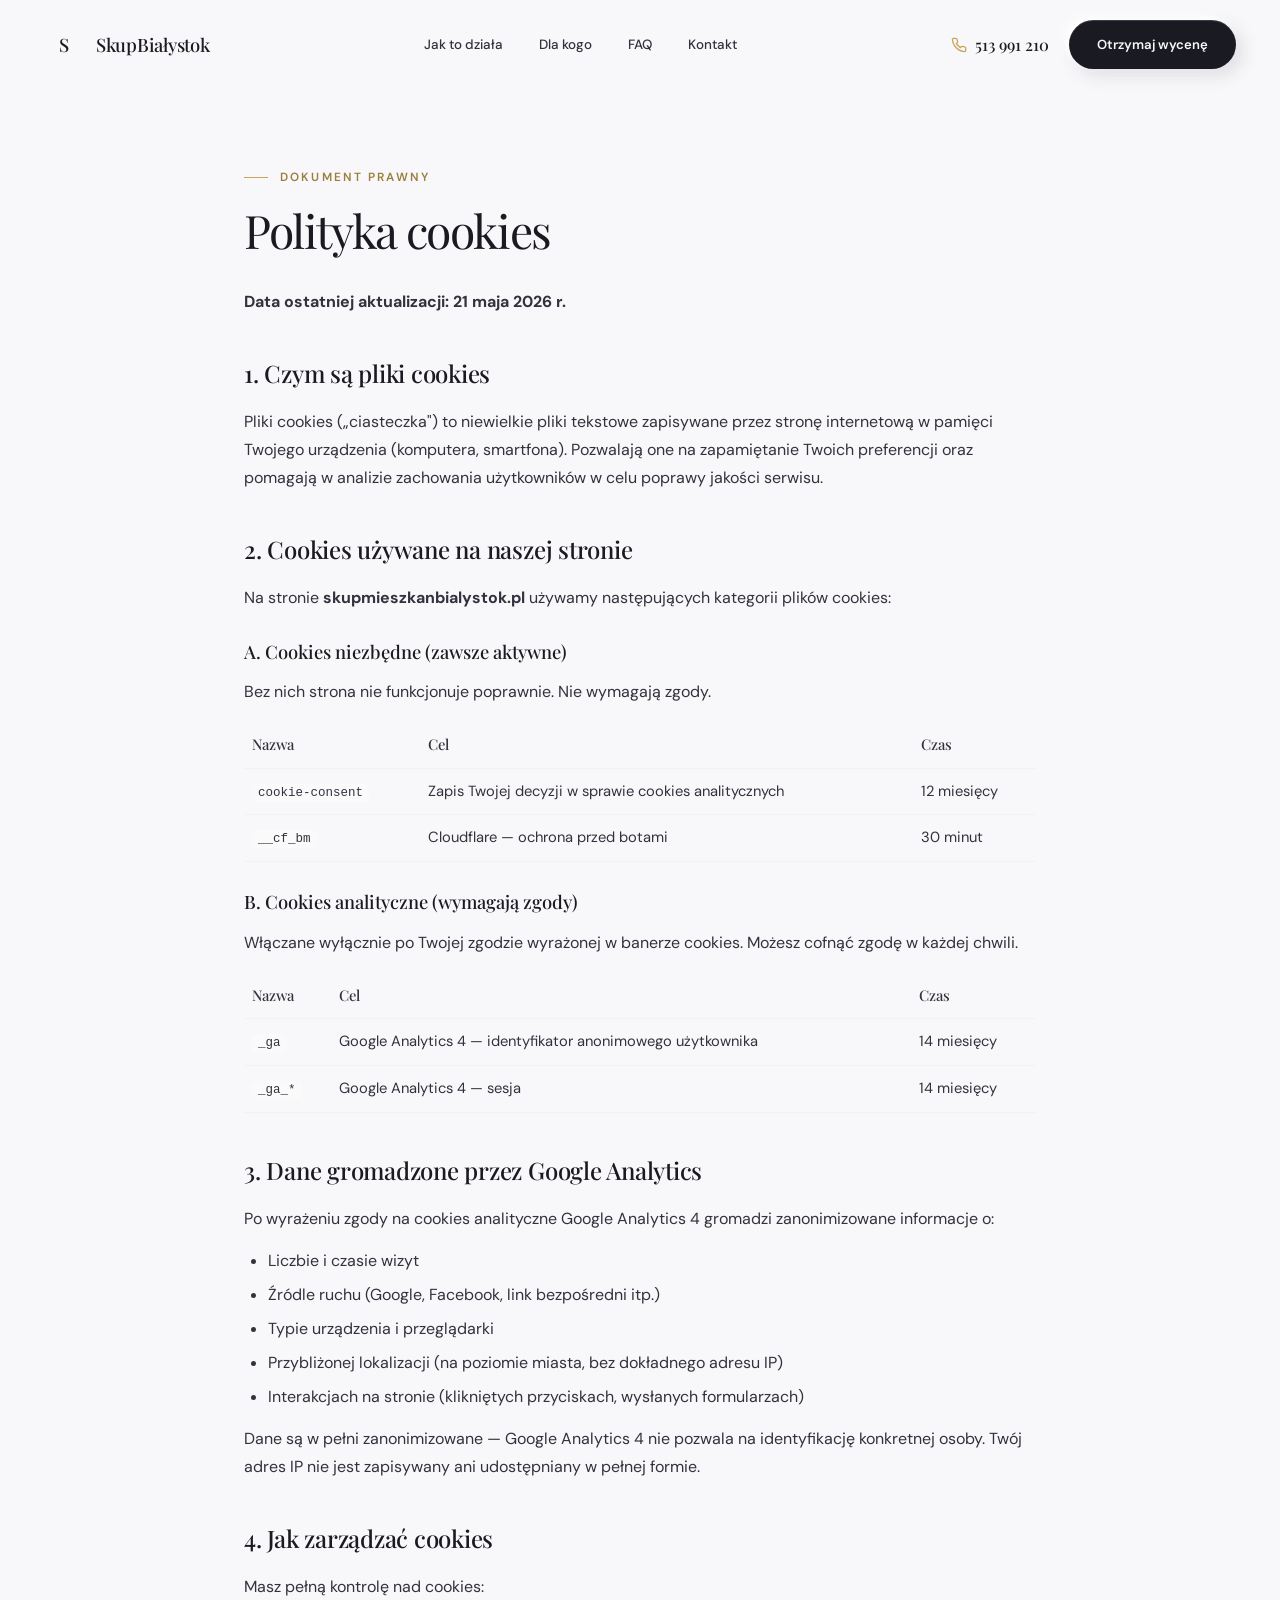
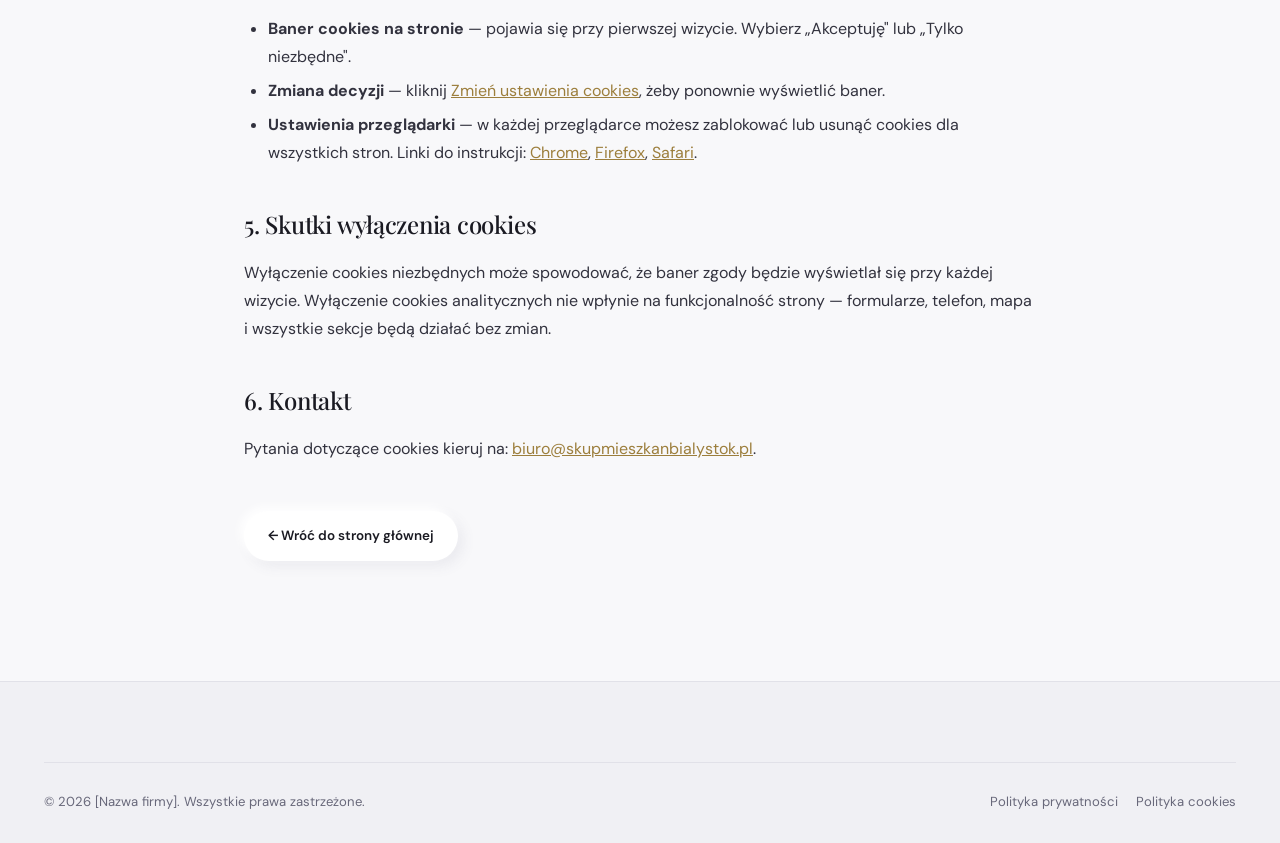
<file: polityka-cookies.html>
<!DOCTYPE html>
<html lang="pl">
<head>
<meta charset="UTF-8">
<meta name="viewport" content="width=device-width, initial-scale=1.0">
<title>Polityka cookies — Skup Mieszkań Białystok</title>
<meta name="description" content="Polityka cookies serwisu skupmieszkanbialystok.pl. Informacja o używanych plikach cookies.">
<meta name="robots" content="noindex, follow">
<link rel="canonical" href="https://skupmieszkanbialystok.pl/polityka-cookies.html">
<link rel="preconnect" href="https://fonts.googleapis.com">
<link rel="preconnect" href="https://fonts.gstatic.com" crossorigin>
<link href="https://fonts.googleapis.com/css2?family=DM+Sans:wght@300;400;500;600;700&family=Playfair+Display:ital,wght@0,300;0,400;0,500;0,600;1,300;1,400&display=swap" rel="stylesheet">
<link rel="stylesheet" href="styles.css">
<link rel="icon" type="image/svg+xml" href="data:image/svg+xml,%3Csvg xmlns='http://www.w3.org/2000/svg' viewBox='0 0 64 64'%3E%3Crect width='64' height='64' rx='14' fill='%231A1A22'/%3E%3Ctext x='32' y='44' font-family='Georgia,serif' font-size='38' font-weight='500' font-style='italic' text-anchor='middle' fill='%23E8C77A'%3ES%3C/text%3E%3C/svg%3E">
</head>
<body>

<header>
  <div class="nav-inner">
    <a href="/" class="logo">
      <span class="logo-mark">S</span>
      <span>SkupBiałystok</span>
    </a>
    <nav class="main-nav">
      <a href="/#jak">Jak to działa</a>
      <a href="/#dla-kogo">Dla kogo</a>
      <a href="/#faq">FAQ</a>
      <a href="/#kontakt">Kontakt</a>
    </nav>
    <div class="nav-right">
      <a href="tel:+48513991210" class="nav-phone">
        <svg viewBox="0 0 24 24" fill="none" stroke="currentColor" stroke-width="2"><path d="M22 16.92v3a2 2 0 0 1-2.18 2 19.79 19.79 0 0 1-8.63-3.07 19.5 19.5 0 0 1-6-6 19.79 19.79 0 0 1-3.07-8.67A2 2 0 0 1 4.11 2h3a2 2 0 0 1 2 1.72c.127.96.361 1.903.7 2.81a2 2 0 0 1-.45 2.11L8.09 9.91a16 16 0 0 0 6 6l1.27-1.27a2 2 0 0 1 2.11-.45c.907.339 1.85.573 2.81.7A2 2 0 0 1 22 16.92z"></path></svg>
        <span>513 991 210</span>
      </a>
      <a href="/#formularz" class="btn-primary">Otrzymaj wycenę</a>
    </div>
  </div>
</header>

<section class="section" style="padding-top:160px;">
  <div class="wrap" style="max-width:880px;">
    <div class="eyebrow">Dokument prawny</div>
    <h1 style="font-family:var(--fd);font-size:clamp(32px,3.6vw,48px);font-weight:300;line-height:1.1;letter-spacing:-0.03em;margin-bottom:32px;color:var(--ink);">Polityka cookies</h1>

    <div class="legal-content">

      <p><strong>Data ostatniej aktualizacji: 21 maja 2026 r.</strong></p>

      <h2>1. Czym są pliki cookies</h2>
      <p>Pliki cookies („ciasteczka") to niewielkie pliki tekstowe zapisywane przez stronę internetową w pamięci Twojego urządzenia (komputera, smartfona). Pozwalają one na zapamiętanie Twoich preferencji oraz pomagają w analizie zachowania użytkowników w celu poprawy jakości serwisu.</p>

      <h2>2. Cookies używane na naszej stronie</h2>
      <p>Na stronie <strong>skupmieszkanbialystok.pl</strong> używamy następujących kategorii plików cookies:</p>

      <h3>A. Cookies niezbędne (zawsze aktywne)</h3>
      <p>Bez nich strona nie funkcjonuje poprawnie. Nie wymagają zgody.</p>
      <table style="width:100%;border-collapse:collapse;margin:16px 0;">
        <thead>
          <tr style="border-bottom:1px solid var(--surface-3);">
            <th style="text-align:left;padding:10px 8px;font-family:var(--fd);font-weight:500;">Nazwa</th>
            <th style="text-align:left;padding:10px 8px;font-family:var(--fd);font-weight:500;">Cel</th>
            <th style="text-align:left;padding:10px 8px;font-family:var(--fd);font-weight:500;">Czas</th>
          </tr>
        </thead>
        <tbody>
          <tr style="border-bottom:1px solid var(--surface-3);">
            <td style="padding:10px 8px;"><code>cookie-consent</code></td>
            <td style="padding:10px 8px;">Zapis Twojej decyzji w sprawie cookies analitycznych</td>
            <td style="padding:10px 8px;">12 miesięcy</td>
          </tr>
          <tr style="border-bottom:1px solid var(--surface-3);">
            <td style="padding:10px 8px;"><code>__cf_bm</code></td>
            <td style="padding:10px 8px;">Cloudflare — ochrona przed botami</td>
            <td style="padding:10px 8px;">30 minut</td>
          </tr>
        </tbody>
      </table>

      <h3>B. Cookies analityczne (wymagają zgody)</h3>
      <p>Włączane wyłącznie po Twojej zgodzie wyrażonej w banerze cookies. Możesz cofnąć zgodę w każdej chwili.</p>
      <table style="width:100%;border-collapse:collapse;margin:16px 0;">
        <thead>
          <tr style="border-bottom:1px solid var(--surface-3);">
            <th style="text-align:left;padding:10px 8px;font-family:var(--fd);font-weight:500;">Nazwa</th>
            <th style="text-align:left;padding:10px 8px;font-family:var(--fd);font-weight:500;">Cel</th>
            <th style="text-align:left;padding:10px 8px;font-family:var(--fd);font-weight:500;">Czas</th>
          </tr>
        </thead>
        <tbody>
          <tr style="border-bottom:1px solid var(--surface-3);">
            <td style="padding:10px 8px;"><code>_ga</code></td>
            <td style="padding:10px 8px;">Google Analytics 4 — identyfikator anonimowego użytkownika</td>
            <td style="padding:10px 8px;">14 miesięcy</td>
          </tr>
          <tr style="border-bottom:1px solid var(--surface-3);">
            <td style="padding:10px 8px;"><code>_ga_*</code></td>
            <td style="padding:10px 8px;">Google Analytics 4 — sesja</td>
            <td style="padding:10px 8px;">14 miesięcy</td>
          </tr>
        </tbody>
      </table>

      <h2>3. Dane gromadzone przez Google Analytics</h2>
      <p>Po wyrażeniu zgody na cookies analityczne Google Analytics 4 gromadzi zanonimizowane informacje o:</p>
      <ul>
        <li>Liczbie i czasie wizyt</li>
        <li>Źródle ruchu (Google, Facebook, link bezpośredni itp.)</li>
        <li>Typie urządzenia i przeglądarki</li>
        <li>Przybliżonej lokalizacji (na poziomie miasta, bez dokładnego adresu IP)</li>
        <li>Interakcjach na stronie (klikniętych przyciskach, wysłanych formularzach)</li>
      </ul>
      <p>Dane są w pełni zanonimizowane — Google Analytics 4 nie pozwala na identyfikację konkretnej osoby. Twój adres IP nie jest zapisywany ani udostępniany w pełnej formie.</p>

      <h2>4. Jak zarządzać cookies</h2>
      <p>Masz pełną kontrolę nad cookies:</p>
      <ul>
        <li><strong>Baner cookies na stronie</strong> — pojawia się przy pierwszej wizycie. Wybierz „Akceptuję" lub „Tylko niezbędne".</li>
        <li><strong>Zmiana decyzji</strong> — kliknij <a href="#" onclick="if(window.cookieConsent){window.cookieConsent.reset();}return false;">Zmień ustawienia cookies</a>, żeby ponownie wyświetlić baner.</li>
        <li><strong>Ustawienia przeglądarki</strong> — w każdej przeglądarce możesz zablokować lub usunąć cookies dla wszystkich stron. Linki do instrukcji: <a href="https://support.google.com/chrome/answer/95647" target="_blank" rel="noopener">Chrome</a>, <a href="https://support.mozilla.org/pl/kb/W%C5%82%C4%85czanie%20i%20wy%C5%82%C4%85czanie%20obs%C5%82ugi%20ciasteczek" target="_blank" rel="noopener">Firefox</a>, <a href="https://support.apple.com/pl-pl/HT201265" target="_blank" rel="noopener">Safari</a>.</li>
      </ul>

      <h2>5. Skutki wyłączenia cookies</h2>
      <p>Wyłączenie cookies niezbędnych może spowodować, że baner zgody będzie wyświetlał się przy każdej wizycie. Wyłączenie cookies analitycznych nie wpłynie na funkcjonalność strony — formularze, telefon, mapa i wszystkie sekcje będą działać bez zmian.</p>

      <h2>6. Kontakt</h2>
      <p>Pytania dotyczące cookies kieruj na: <a href="mailto:biuro@skupmieszkanbialystok.pl">biuro@skupmieszkanbialystok.pl</a>.</p>

    </div>

    <p style="margin-top:48px;"><a href="/" class="btn-ghost">← Wróć do strony głównej</a></p>
  </div>
</section>

<footer class="site-footer">
  <div class="wrap">
    <div class="footer-bottom">
      <div>© 2026 [Nazwa firmy]. Wszystkie prawa zastrzeżone.</div>
      <div class="legal">
        <a href="/polityka-prywatnosci.html">Polityka prywatności</a>
        <a href="/polityka-cookies.html">Polityka cookies</a>
      </div>
    </div>
  </div>
</footer>

</body>
</html>
</file>
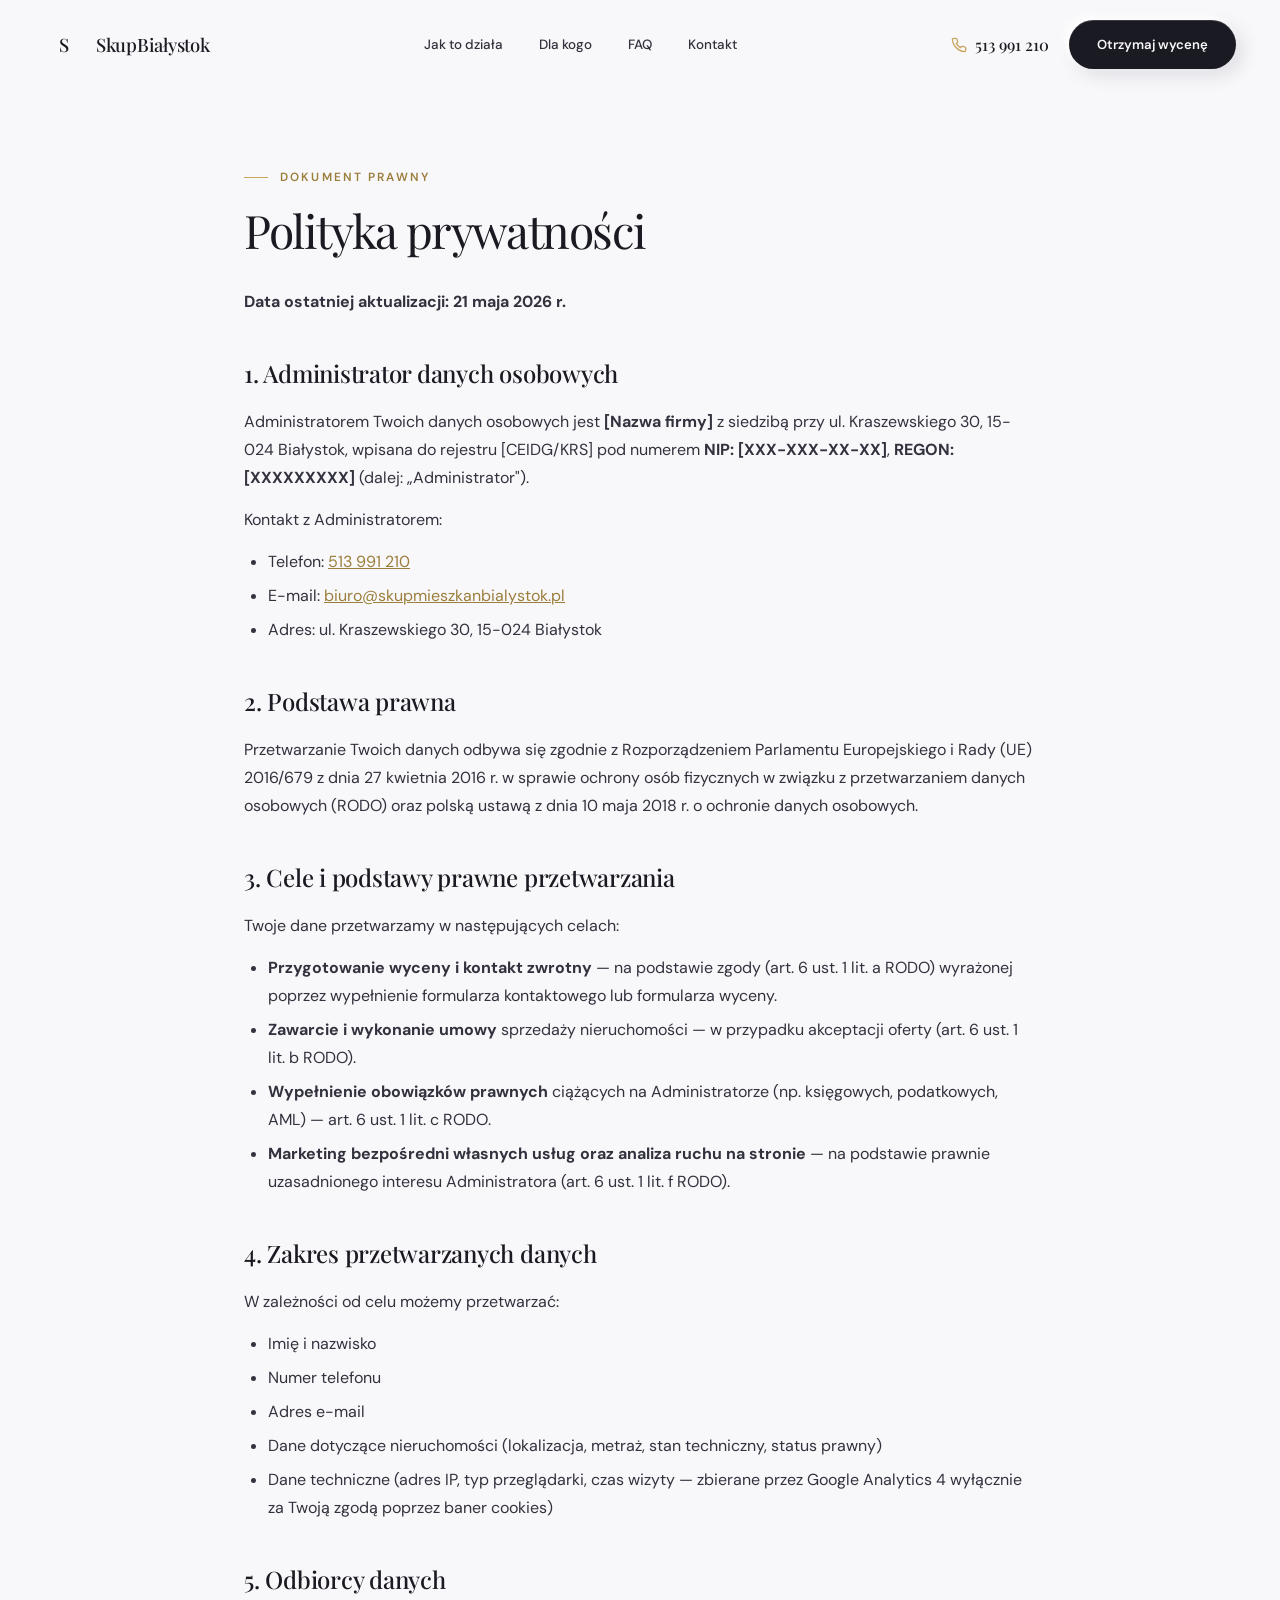
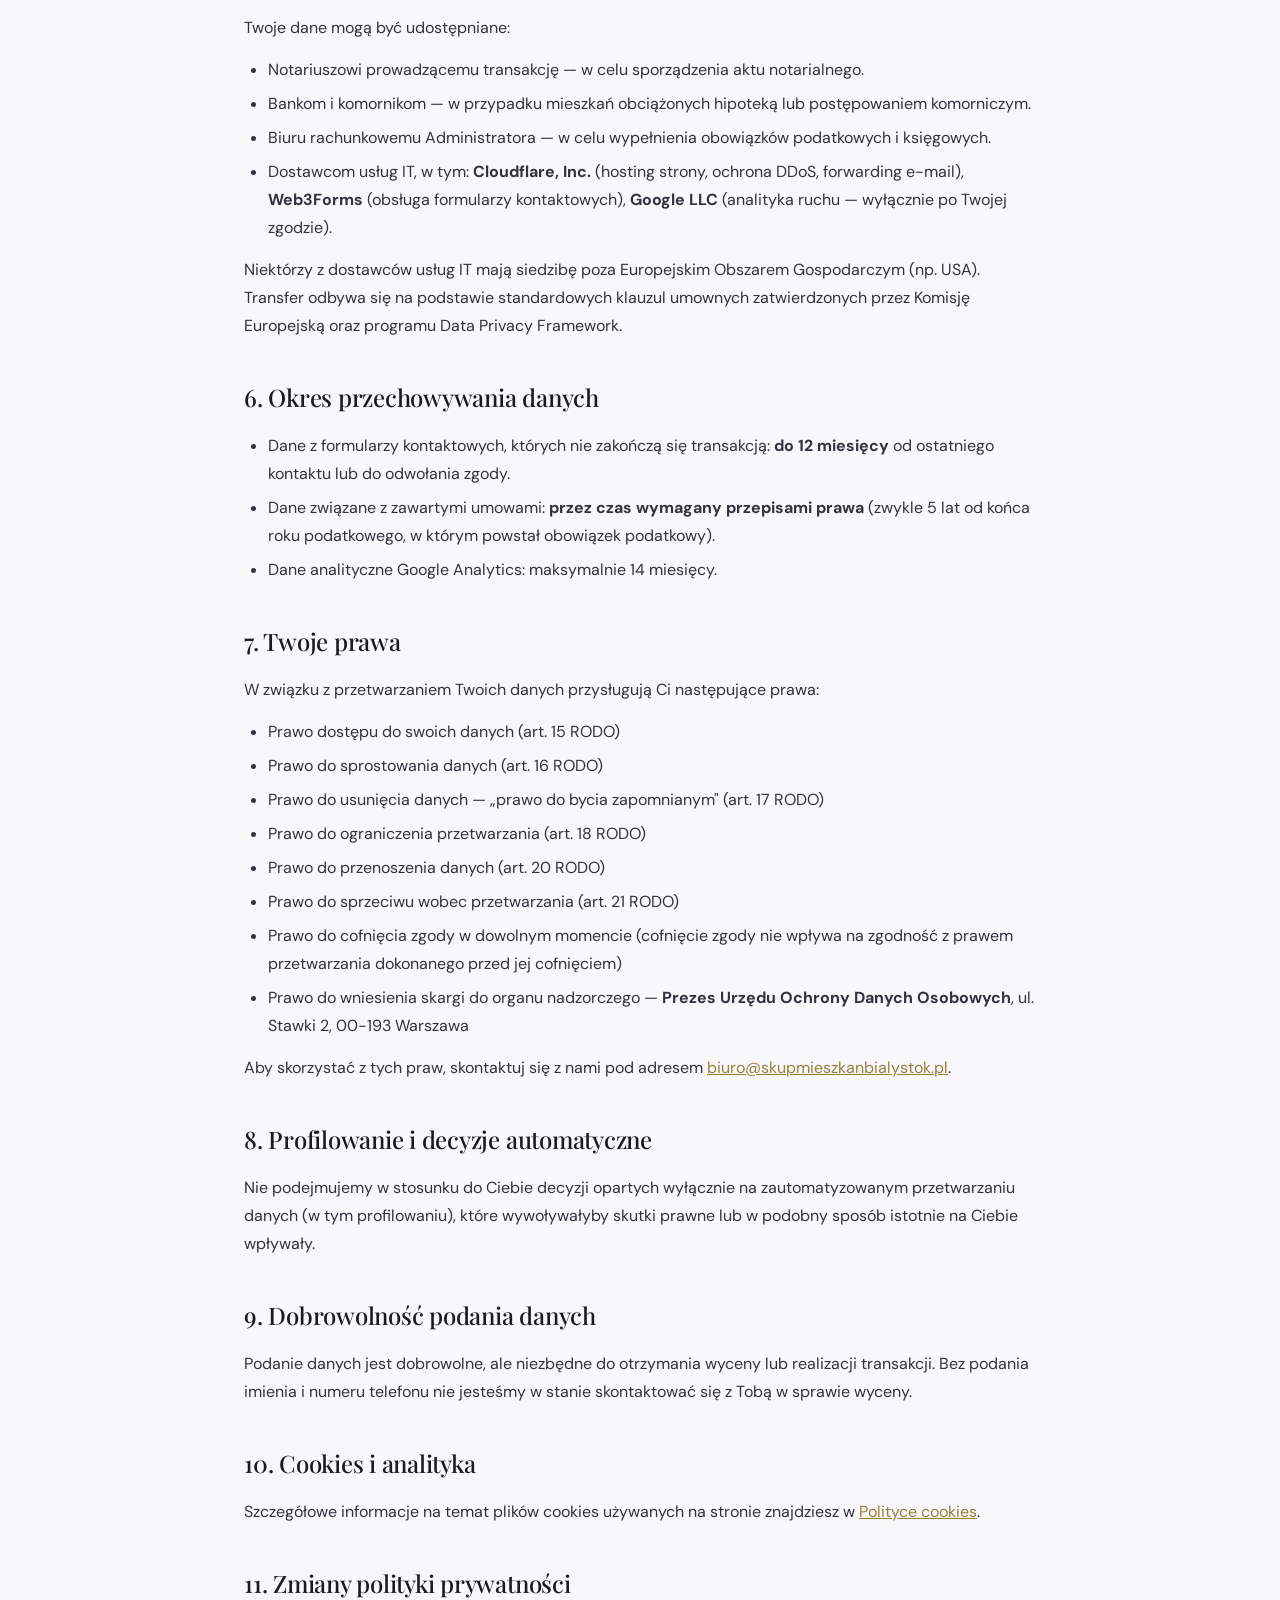
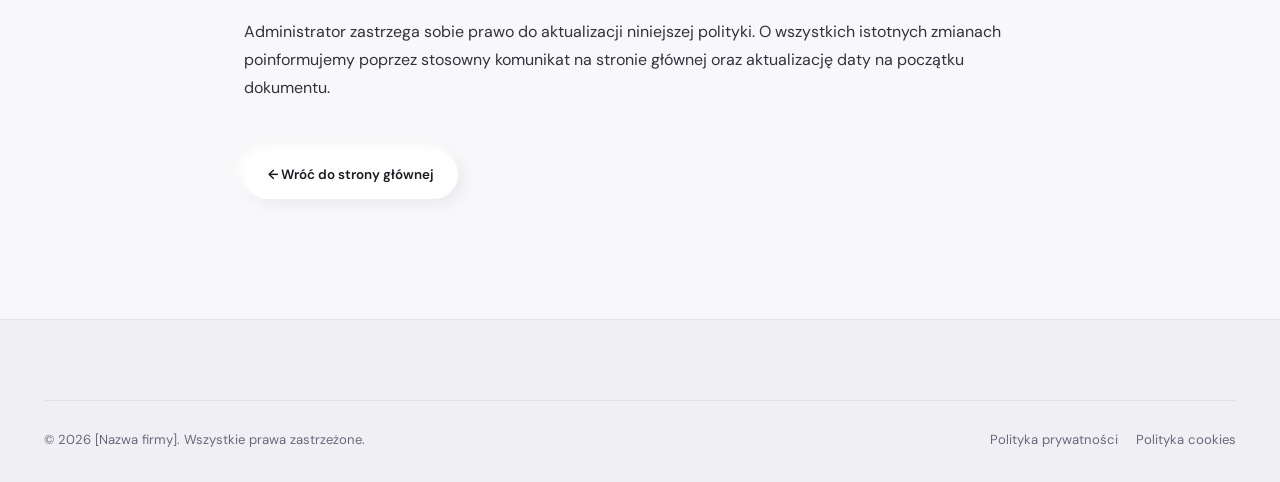
<file: polityka-prywatnosci.html>
<!DOCTYPE html>
<html lang="pl">
<head>
<meta charset="UTF-8">
<meta name="viewport" content="width=device-width, initial-scale=1.0">
<title>Polityka prywatności — Skup Mieszkań Białystok</title>
<meta name="description" content="Polityka prywatności serwisu skupmieszkanbialystok.pl. Informacja o przetwarzaniu danych osobowych zgodnie z RODO.">
<meta name="robots" content="noindex, follow">
<link rel="canonical" href="https://skupmieszkanbialystok.pl/polityka-prywatnosci.html">
<link rel="preconnect" href="https://fonts.googleapis.com">
<link rel="preconnect" href="https://fonts.gstatic.com" crossorigin>
<link href="https://fonts.googleapis.com/css2?family=DM+Sans:wght@300;400;500;600;700&family=Playfair+Display:ital,wght@0,300;0,400;0,500;0,600;1,300;1,400&display=swap" rel="stylesheet">
<link rel="stylesheet" href="styles.css">
<link rel="icon" type="image/svg+xml" href="data:image/svg+xml,%3Csvg xmlns='http://www.w3.org/2000/svg' viewBox='0 0 64 64'%3E%3Crect width='64' height='64' rx='14' fill='%231A1A22'/%3E%3Ctext x='32' y='44' font-family='Georgia,serif' font-size='38' font-weight='500' font-style='italic' text-anchor='middle' fill='%23E8C77A'%3ES%3C/text%3E%3C/svg%3E">
</head>
<body>

<header>
  <div class="nav-inner">
    <a href="/" class="logo">
      <span class="logo-mark">S</span>
      <span>SkupBiałystok</span>
    </a>
    <nav class="main-nav">
      <a href="/#jak">Jak to działa</a>
      <a href="/#dla-kogo">Dla kogo</a>
      <a href="/#faq">FAQ</a>
      <a href="/#kontakt">Kontakt</a>
    </nav>
    <div class="nav-right">
      <a href="tel:+48513991210" class="nav-phone">
        <svg viewBox="0 0 24 24" fill="none" stroke="currentColor" stroke-width="2"><path d="M22 16.92v3a2 2 0 0 1-2.18 2 19.79 19.79 0 0 1-8.63-3.07 19.5 19.5 0 0 1-6-6 19.79 19.79 0 0 1-3.07-8.67A2 2 0 0 1 4.11 2h3a2 2 0 0 1 2 1.72c.127.96.361 1.903.7 2.81a2 2 0 0 1-.45 2.11L8.09 9.91a16 16 0 0 0 6 6l1.27-1.27a2 2 0 0 1 2.11-.45c.907.339 1.85.573 2.81.7A2 2 0 0 1 22 16.92z"></path></svg>
        <span>513 991 210</span>
      </a>
      <a href="/#formularz" class="btn-primary">Otrzymaj wycenę</a>
    </div>
  </div>
</header>

<section class="section" style="padding-top:160px;">
  <div class="wrap" style="max-width:880px;">
    <div class="eyebrow">Dokument prawny</div>
    <h1 style="font-family:var(--fd);font-size:clamp(32px,3.6vw,48px);font-weight:300;line-height:1.1;letter-spacing:-0.03em;margin-bottom:32px;color:var(--ink);">Polityka prywatności</h1>

    <div class="legal-content">

      <p><strong>Data ostatniej aktualizacji: 21 maja 2026 r.</strong></p>

      <h2>1. Administrator danych osobowych</h2>
      <p>Administratorem Twoich danych osobowych jest <strong>[Nazwa firmy]</strong> z siedzibą przy ul. Kraszewskiego 30, 15-024 Białystok, wpisana do rejestru [CEIDG/KRS] pod numerem <strong>NIP: [XXX-XXX-XX-XX]</strong>, <strong>REGON: [XXXXXXXXX]</strong> (dalej: „Administrator").</p>
      <p>Kontakt z Administratorem:</p>
      <ul>
        <li>Telefon: <a href="tel:+48513991210">513 991 210</a></li>
        <li>E-mail: <a href="mailto:biuro@skupmieszkanbialystok.pl">biuro@skupmieszkanbialystok.pl</a></li>
        <li>Adres: ul. Kraszewskiego 30, 15-024 Białystok</li>
      </ul>

      <h2>2. Podstawa prawna</h2>
      <p>Przetwarzanie Twoich danych odbywa się zgodnie z Rozporządzeniem Parlamentu Europejskiego i Rady (UE) 2016/679 z dnia 27 kwietnia 2016 r. w sprawie ochrony osób fizycznych w związku z przetwarzaniem danych osobowych (RODO) oraz polską ustawą z dnia 10 maja 2018 r. o ochronie danych osobowych.</p>

      <h2>3. Cele i podstawy prawne przetwarzania</h2>
      <p>Twoje dane przetwarzamy w następujących celach:</p>
      <ul>
        <li><strong>Przygotowanie wyceny i kontakt zwrotny</strong> — na podstawie zgody (art. 6 ust. 1 lit. a RODO) wyrażonej poprzez wypełnienie formularza kontaktowego lub formularza wyceny.</li>
        <li><strong>Zawarcie i wykonanie umowy</strong> sprzedaży nieruchomości — w przypadku akceptacji oferty (art. 6 ust. 1 lit. b RODO).</li>
        <li><strong>Wypełnienie obowiązków prawnych</strong> ciążących na Administratorze (np. księgowych, podatkowych, AML) — art. 6 ust. 1 lit. c RODO.</li>
        <li><strong>Marketing bezpośredni własnych usług oraz analiza ruchu na stronie</strong> — na podstawie prawnie uzasadnionego interesu Administratora (art. 6 ust. 1 lit. f RODO).</li>
      </ul>

      <h2>4. Zakres przetwarzanych danych</h2>
      <p>W zależności od celu możemy przetwarzać:</p>
      <ul>
        <li>Imię i nazwisko</li>
        <li>Numer telefonu</li>
        <li>Adres e-mail</li>
        <li>Dane dotyczące nieruchomości (lokalizacja, metraż, stan techniczny, status prawny)</li>
        <li>Dane techniczne (adres IP, typ przeglądarki, czas wizyty — zbierane przez Google Analytics 4 wyłącznie za Twoją zgodą poprzez baner cookies)</li>
      </ul>

      <h2>5. Odbiorcy danych</h2>
      <p>Twoje dane mogą być udostępniane:</p>
      <ul>
        <li>Notariuszowi prowadzącemu transakcję — w celu sporządzenia aktu notarialnego.</li>
        <li>Bankom i komornikom — w przypadku mieszkań obciążonych hipoteką lub postępowaniem komorniczym.</li>
        <li>Biuru rachunkowemu Administratora — w celu wypełnienia obowiązków podatkowych i księgowych.</li>
        <li>Dostawcom usług IT, w tym: <strong>Cloudflare, Inc.</strong> (hosting strony, ochrona DDoS, forwarding e-mail), <strong>Web3Forms</strong> (obsługa formularzy kontaktowych), <strong>Google LLC</strong> (analityka ruchu — wyłącznie po Twojej zgodzie).</li>
      </ul>
      <p>Niektórzy z dostawców usług IT mają siedzibę poza Europejskim Obszarem Gospodarczym (np. USA). Transfer odbywa się na podstawie standardowych klauzul umownych zatwierdzonych przez Komisję Europejską oraz programu Data Privacy Framework.</p>

      <h2>6. Okres przechowywania danych</h2>
      <ul>
        <li>Dane z formularzy kontaktowych, których nie zakończą się transakcją: <strong>do 12 miesięcy</strong> od ostatniego kontaktu lub do odwołania zgody.</li>
        <li>Dane związane z zawartymi umowami: <strong>przez czas wymagany przepisami prawa</strong> (zwykle 5 lat od końca roku podatkowego, w którym powstał obowiązek podatkowy).</li>
        <li>Dane analityczne Google Analytics: maksymalnie 14 miesięcy.</li>
      </ul>

      <h2>7. Twoje prawa</h2>
      <p>W związku z przetwarzaniem Twoich danych przysługują Ci następujące prawa:</p>
      <ul>
        <li>Prawo dostępu do swoich danych (art. 15 RODO)</li>
        <li>Prawo do sprostowania danych (art. 16 RODO)</li>
        <li>Prawo do usunięcia danych — „prawo do bycia zapomnianym" (art. 17 RODO)</li>
        <li>Prawo do ograniczenia przetwarzania (art. 18 RODO)</li>
        <li>Prawo do przenoszenia danych (art. 20 RODO)</li>
        <li>Prawo do sprzeciwu wobec przetwarzania (art. 21 RODO)</li>
        <li>Prawo do cofnięcia zgody w dowolnym momencie (cofnięcie zgody nie wpływa na zgodność z prawem przetwarzania dokonanego przed jej cofnięciem)</li>
        <li>Prawo do wniesienia skargi do organu nadzorczego — <strong>Prezes Urzędu Ochrony Danych Osobowych</strong>, ul. Stawki 2, 00-193 Warszawa</li>
      </ul>
      <p>Aby skorzystać z tych praw, skontaktuj się z nami pod adresem <a href="mailto:biuro@skupmieszkanbialystok.pl">biuro@skupmieszkanbialystok.pl</a>.</p>

      <h2>8. Profilowanie i decyzje automatyczne</h2>
      <p>Nie podejmujemy w stosunku do Ciebie decyzji opartych wyłącznie na zautomatyzowanym przetwarzaniu danych (w tym profilowaniu), które wywoływałyby skutki prawne lub w podobny sposób istotnie na Ciebie wpływały.</p>

      <h2>9. Dobrowolność podania danych</h2>
      <p>Podanie danych jest dobrowolne, ale niezbędne do otrzymania wyceny lub realizacji transakcji. Bez podania imienia i numeru telefonu nie jesteśmy w stanie skontaktować się z Tobą w sprawie wyceny.</p>

      <h2>10. Cookies i analityka</h2>
      <p>Szczegółowe informacje na temat plików cookies używanych na stronie znajdziesz w <a href="/polityka-cookies.html">Polityce cookies</a>.</p>

      <h2>11. Zmiany polityki prywatności</h2>
      <p>Administrator zastrzega sobie prawo do aktualizacji niniejszej polityki. O wszystkich istotnych zmianach poinformujemy poprzez stosowny komunikat na stronie głównej oraz aktualizację daty na początku dokumentu.</p>

    </div>

    <p style="margin-top:48px;"><a href="/" class="btn-ghost">← Wróć do strony głównej</a></p>
  </div>
</section>

<footer class="site-footer">
  <div class="wrap">
    <div class="footer-bottom">
      <div>© 2026 [Nazwa firmy]. Wszystkie prawa zastrzeżone.</div>
      <div class="legal">
        <a href="/polityka-prywatnosci.html">Polityka prywatności</a>
        <a href="/polityka-cookies.html">Polityka cookies</a>
      </div>
    </div>
  </div>
</footer>

</body>
</html>
</file>
<file: styles.css>
/* ========================================================================
   Skup Mieszkań Białystok — White Luxury
   ======================================================================== */

:root {
  --bg: #F8F8FA; --bg-deep: #F0F0F4;
  --surface: #FFFFFF; --surface-2: #FAFAFA; --surface-3: #F2F2F6;
  --gold: #E8C77A; --gold-bright: #F2D58A; --gold-deep: #C9A55C;
  --gold-dark: #9C7E3C; --gold-glow: rgba(201,165,92,0.22);
  --ink: #1A1A22; --ink-2: #32323E; --ink-3: #68687A; --ink-4: #AAAAB8;
  --sh-up: rgba(255,255,255,1); --sh-dn: rgba(90,90,120,0.09);
  --sh-dark: rgba(60,60,90,0.15);
  --line: rgba(60,60,90,0.08);
  --fd: 'Playfair Display', Georgia, serif;
  --fb: 'DM Sans', sans-serif;
  --ease: cubic-bezier(0.22,1,0.36,1);
  --ease-b: cubic-bezier(0.34,1.56,0.64,1);
}

* { margin: 0; padding: 0; box-sizing: border-box; }
html { scroll-behavior: smooth; }
body { font-family: var(--fb); background: var(--bg); color: var(--ink); line-height: 1.6; overflow-x: hidden; }

/* ========================== Reusable atoms ========================== */
.wrap { max-width: 1320px; margin: 0 auto; padding: 0 44px; }
.section { padding: 120px 0; position: relative; }
.section.deep { background: var(--bg-deep); }

.eyebrow {
  display: inline-flex; align-items: center; gap: 12px;
  font-size: 0.74rem; font-weight: 600; color: var(--gold-dark);
  letter-spacing: 0.18em; text-transform: uppercase;
  margin-bottom: 18px;
}
.eyebrow::before { content: ''; width: 24px; height: 1px; background: var(--gold-deep); }

.section-head { max-width: 760px; margin: 0 auto 64px; text-align: center; }
.section-head.left { margin-left: 0; text-align: left; }
.section-head h2 {
  font-family: var(--fd); font-size: clamp(32px, 3.6vw, 52px); font-weight: 300;
  line-height: 1.1; letter-spacing: -0.03em; color: var(--ink); margin-bottom: 18px;
}
.section-head h2 em { font-style: italic; color: var(--gold-dark); font-weight: 400; }
.section-head p {
  font-size: 1.05rem; color: var(--ink-2); max-width: 600px;
  margin: 0 auto;
}
.section-head.left p { margin-left: 0; }

.card {
  background: var(--surface); border-radius: 24px; padding: 32px;
  box-shadow: -6px -6px 18px var(--sh-up), 10px 10px 28px var(--sh-dn);
  transition: transform .35s var(--ease), box-shadow .35s var(--ease);
}
.card.lift:hover { transform: translateY(-4px);
  box-shadow: -6px -6px 18px var(--sh-up), 14px 16px 36px var(--sh-dn); }

.icon-disc {
  width: 52px; height: 52px; border-radius: 50%;
  background: var(--surface-2);
  display: inline-flex; align-items: center; justify-content: center;
  color: var(--gold-deep);
  box-shadow: -3px -3px 8px var(--sh-up), 4px 4px 10px var(--sh-dn);
}
.icon-disc svg { width: 22px; height: 22px; stroke-width: 1.7; }

.tag-time {
  display: inline-flex; align-items: center; gap: 6px;
  font-size: 0.72rem; font-weight: 600; color: var(--gold-dark);
  letter-spacing: 0.1em; text-transform: uppercase;
  padding: 6px 12px; border-radius: 100px;
  background: rgba(201,165,92,0.1);
}

.btn-primary {
  padding: 14px 28px; background: var(--ink); color: var(--bg);
  border-radius: 100px; font-size: 0.82rem; font-weight: 600; font-family: var(--fb);
  text-decoration: none; display: inline-flex; align-items: center; gap: 10px;
  transition: all 250ms var(--ease);
  box-shadow: -4px -4px 10px var(--sh-up), 6px 6px 18px var(--sh-dark),
    inset 0 1px 0 rgba(255,255,255,0.15);
  border: none; cursor: pointer;
}
.btn-primary:hover { transform: translateY(-3px);
  box-shadow: -4px -4px 10px var(--sh-up), 8px 12px 28px var(--sh-dark); }

.btn-ghost {
  padding: 14px 24px; background: var(--surface); color: var(--ink);
  border-radius: 100px; font-size: 0.84rem; font-weight: 600;
  text-decoration: none; display: inline-flex; align-items: center; gap: 10px;
  box-shadow: -4px -4px 10px var(--sh-up), 5px 5px 14px var(--sh-dn);
  transition: all 250ms var(--ease); border: none; cursor: pointer;
}
.btn-ghost:hover { color: var(--gold-dark); transform: translateY(-2px); }

/* ========================== Blob decorations ========================== */
.blob { position: absolute; border-radius: 50%; filter: blur(60px); pointer-events: none; z-index: 0; }
.blob-1 { top: 100px; right: -120px; width: 400px; height: 400px;
  background: linear-gradient(135deg, var(--gold-bright), var(--gold)); opacity: 0.22;
  animation: floatBlob 12s ease-in-out infinite; }
.blob-2 { bottom: -100px; left: -150px; width: 460px; height: 460px;
  background: linear-gradient(135deg, var(--gold), var(--gold-deep)); opacity: 0.12;
  animation: floatBlob 14s ease-in-out infinite 2s; }
@keyframes floatBlob { 0%,100%{transform:translate(0,0) scale(1)} 50%{transform:translate(20px,-30px) scale(1.05)} }

/* ========================== Nav ========================== */
header {
  position: fixed; top: 0; left: 0; right: 0; z-index: 100;
  background: rgba(248,248,250,0.78); backdrop-filter: blur(18px);
  transition: all 0.4s var(--ease);
}
header.scrolled { background: rgba(248,248,250,0.94); box-shadow: 0 4px 24px rgba(60,60,90,0.06); }
.nav-inner {
  max-width: 1320px; margin: 0 auto; padding: 20px 44px;
  display: flex; align-items: center; justify-content: space-between;
}
.logo {
  font-family: var(--fd); font-size: 1.15rem; font-weight: 500; color: var(--ink);
  text-decoration: none; display: flex; align-items: center; gap: 12px;
  letter-spacing: -0.015em;
}
.logo-text { white-space: nowrap; }
.logo-text .b { color: var(--gold-dark); }
.logo-text .tld { color: var(--gold-dark); font-style: italic; font-weight: 400; }
.logo-mark {
  width: 40px; height: 40px; display: grid; place-items: center;
}
.logo-mark svg { width: 100%; height: 100%; display: block; }
nav.main-nav { display: flex; gap: 36px; align-items: center; }
nav.main-nav a {
  font-size: 0.84rem; font-weight: 500; color: var(--ink-2); text-decoration: none;
  transition: color 0.24s var(--ease);
}
nav.main-nav a:hover { color: var(--gold-dark); }
.nav-right { display: flex; align-items: center; gap: 20px; }
.nav-phone {
  font-family: var(--fd); font-size: 1rem; font-weight: 500; color: var(--ink);
  text-decoration: none; display: flex; align-items: center; gap: 8px;
}
.nav-phone svg { width: 16px; height: 16px; color: var(--gold-deep); }
.hamburger {
  display: none; flex-direction: column; gap: 5px; background: none; border: none;
  cursor: pointer; padding: 8px; width: 36px; height: 36px;
}
.hamburger span { width: 22px; height: 2px; background: var(--ink); transition: transform .3s, opacity .3s; border-radius: 1px; }
.mobile-menu {
  display: none; position: fixed; top: 80px; left: 0; right: 0; background: var(--bg);
  padding: 24px 32px; flex-direction: column; gap: 18px; z-index: 99;
  box-shadow: 0 10px 30px rgba(60,60,90,0.1);
}
.mobile-menu.open { display: flex; }
.mobile-menu a { font-size: 1.05rem; color: var(--ink); text-decoration: none; padding: 10px 0; border-bottom: 1px solid var(--surface-3); }

/* ========================== HERO ========================== */
.hero {
  padding: 130px 44px 80px; max-width: 1320px; margin: 0 auto;
  display: grid; grid-template-columns: 1.05fr 0.95fr; gap: 64px;
  align-items: center; position: relative; z-index: 1;
}
.hero-left { position: relative; z-index: 2; }
.hero-right { position: relative; z-index: 2; }

.pill-ey {
  display: inline-flex; align-items: center; gap: 12px; padding: 10px 20px;
  background: var(--surface); border-radius: 100px;
  font-size: 0.74rem; font-weight: 500; color: var(--ink-2); letter-spacing: 0.15em; text-transform: uppercase;
  box-shadow: -4px -4px 10px var(--sh-up), 5px 5px 14px var(--sh-dn);
  margin-bottom: 36px;
}
.pulse-dot { width: 8px; height: 8px; border-radius: 50%; background: var(--gold-deep);
  box-shadow: 0 0 12px var(--gold-glow); animation: pulse 2s ease-in-out infinite; }
@keyframes pulse { 0%,100%{opacity:1;transform:scale(1)} 50%{opacity:0.6;transform:scale(0.85)} }

h1.hero-h1 {
  font-family: var(--fd); font-size: clamp(38px, 4.6vw, 64px); font-weight: 300;
  line-height: 1.08; letter-spacing: -0.035em; color: var(--ink);
  margin-bottom: 28px;
}
h1.hero-h1 em { font-style: italic; color: var(--gold-dark); font-weight: 400; }
h1.hero-h1 .num { font-style: italic; font-weight: 500; color: var(--gold-deep); }

.subhead {
  font-size: 1.08rem; line-height: 1.65; color: var(--ink-2);
  margin-bottom: 40px; max-width: 540px; font-weight: 400;
}
.hero-cta-row { display: flex; gap: 14px; align-items: center; flex-wrap: wrap; }
.btn-primary-lg {
  padding: 22px 44px; background: var(--ink); color: var(--bg);
  border-radius: 100px; font-size: 0.92rem; font-weight: 600;
  text-decoration: none; display: inline-flex; align-items: center; gap: 12px;
  transition: all 250ms var(--ease); letter-spacing: 0.01em;
  box-shadow: -4px -4px 10px var(--sh-up), 8px 8px 22px var(--sh-dark),
    inset 0 1px 0 rgba(255,255,255,0.15);
  border: none; cursor: pointer; font-family: var(--fb);
}
.btn-primary-lg:hover { transform: translateY(-4px);
  box-shadow: -4px -4px 10px var(--sh-up), 12px 16px 32px var(--sh-dark); }
.btn-primary-lg::after { content: '→'; transition: transform 0.24s var(--ease); }
.btn-primary-lg:hover::after { transform: translateX(5px); }
.hero-phone-pill {
  padding: 19px 28px; background: var(--surface); color: var(--ink);
  border-radius: 100px; font-family: var(--fd); font-size: 1.05rem; font-weight: 500;
  text-decoration: none; display: inline-flex; align-items: center; gap: 10px;
  box-shadow: -4px -4px 10px var(--sh-up), 6px 6px 16px var(--sh-dn);
  transition: all 250ms var(--ease);
}
.hero-phone-pill:hover { color: var(--gold-dark); transform: translateY(-2px); }
.hero-phone-pill svg { width: 16px; height: 16px; color: var(--gold-deep); }

/* Map stage */
.stage-wrap { position: relative; padding: 20px 0; }
.float-mini {
  position: absolute; padding: 14px 22px; background: var(--surface); border-radius: 100px;
  font-size: 0.78rem; font-weight: 600; color: var(--ink); display: inline-flex; align-items: center; gap: 10px;
  box-shadow: -4px -4px 10px var(--sh-up), 6px 6px 16px var(--sh-dn);
  animation: floatMini 5s ease-in-out infinite; z-index: 5;
}
.float-mini svg { width: 16px; height: 16px; color: var(--gold-deep); }
.float-mini-1 { top: -8px; left: -18px; animation-delay: 0s; }
.float-mini-2 { top: 60px; right: -22px; animation-delay: 1s; }
.float-mini-3 { bottom: 60px; left: -22px; animation-delay: 2s; }
.float-mini-4 { bottom: -8px; right: -14px; animation-delay: 1.5s; }
@keyframes floatMini { 0%,100%{transform:translateY(0)} 50%{transform:translateY(-12px)} }

.map-disc {
  background: var(--surface); border-radius: 32px; padding: 36px;
  box-shadow: -12px -12px 28px var(--sh-up), 16px 16px 44px var(--sh-dn), inset 0 0 0 1px rgba(255,255,255,0.5);
  position: relative;
}
.map-disc-header {
  display: flex; align-items: center; justify-content: space-between;
  margin-bottom: 24px; padding-bottom: 18px; border-bottom: 1px solid var(--surface-3);
}
.map-disc-title { font-family: var(--fd); font-size: 1.15rem; font-weight: 500; color: var(--ink); }
.map-disc-badge {
  display: inline-flex; align-items: center; gap: 6px; font-size: 0.7rem; color: var(--gold-dark); font-weight: 600;
  letter-spacing: 0.1em; text-transform: uppercase;
}
.map-disc-badge::before { content: ''; width: 6px; height: 6px; border-radius: 50%; background: var(--gold-deep); }
.map-svg-wrap { background: var(--surface-2); border-radius: 24px; padding: 16px; aspect-ratio: 1; position: relative; overflow: hidden; }
.map-svg { width: 100%; height: 100%; }
.map-img { width: 100%; height: 100%; object-fit: contain; display: block; }

/* Animations */
@keyframes fadeUp { from{opacity:0;transform:translateY(28px)} to{opacity:1;transform:none} }
.h-1 { opacity: 0; animation: fadeUp 0.9s var(--ease) 0.12s forwards; }
.h-2 { opacity: 0; animation: fadeUp 1s var(--ease) 0.28s forwards; }
.h-3 { opacity: 0; animation: fadeUp 1s var(--ease) 0.48s forwards; }
.h-4 { opacity: 0; animation: fadeUp 1s var(--ease) 0.66s forwards; }
.h-s { opacity: 0; animation: fadeUp 1.1s var(--ease-b) 0.7s forwards; }

.reveal { opacity: 0; transform: translateY(28px); transition: opacity .9s var(--ease), transform .9s var(--ease); }
.reveal.in { opacity: 1; transform: none; }

/* ========================== Section: Dla kogo ========================== */
.cases-grid {
  display: grid; grid-template-columns: repeat(3, 1fr); gap: 28px;
}
.case-card { display: flex; flex-direction: column; gap: 18px; }
.case-card h3 {
  font-family: var(--fd); font-size: 1.4rem; font-weight: 500;
  line-height: 1.2; color: var(--ink); letter-spacing: -0.01em;
}
.case-card p { font-size: 0.96rem; color: var(--ink-2); line-height: 1.6; }
.case-card .tag-time { align-self: flex-start; }

/* ========================== Section: Formularz ========================== */
.form-wrap {
  display: grid; grid-template-columns: 1.1fr 0.9fr; gap: 56px;
  align-items: start;
}
.form-card {
  background: var(--surface); border-radius: 32px; padding: 44px;
  box-shadow: -12px -12px 28px var(--sh-up), 16px 16px 44px var(--sh-dn), inset 0 0 0 1px rgba(255,255,255,0.5);
}
.form-grid {
  display: grid; grid-template-columns: 1fr 1fr; gap: 16px;
}
.field { display: flex; flex-direction: column; gap: 8px; }
.field.full { grid-column: 1 / -1; }
.field label { font-size: 0.78rem; font-weight: 600; color: var(--ink-2); letter-spacing: 0.04em; }
.field label .req { color: var(--gold-deep); margin-left: 4px; }
.field input, .field select {
  font-family: var(--fb); font-size: 0.98rem; color: var(--ink);
  padding: 16px 18px; border: none;
  background: var(--surface-2); border-radius: 14px;
  box-shadow: inset 3px 3px 8px rgba(90,90,120,0.06), inset -2px -2px 6px var(--sh-up);
  outline: none; transition: box-shadow .25s var(--ease);
}
.field input::placeholder { color: var(--ink-4); }
.field input:focus, .field select:focus {
  box-shadow: inset 3px 3px 8px rgba(90,90,120,0.08), inset -2px -2px 6px var(--sh-up),
    0 0 0 2px rgba(201,165,92,0.25);
}
.field select { appearance: none;
  background-image: url("data:image/svg+xml;utf8,<svg xmlns='http://www.w3.org/2000/svg' width='12' height='8' viewBox='0 0 12 8' fill='none'><path d='M1 1l5 5 5-5' stroke='%2368687A' stroke-width='1.6' stroke-linecap='round' stroke-linejoin='round'/></svg>");
  background-repeat: no-repeat; background-position: right 18px center; padding-right: 44px;
}
.consent {
  display: flex; gap: 12px; align-items: flex-start; margin-top: 8px;
  font-size: 0.84rem; color: var(--ink-2); line-height: 1.5;
}
.consent input { appearance: none; width: 20px; height: 20px; min-width: 20px;
  border-radius: 6px; background: var(--surface-2);
  box-shadow: inset 2px 2px 6px rgba(90,90,120,0.08), inset -1px -1px 4px var(--sh-up);
  cursor: pointer; position: relative; margin-top: 2px;
}
.consent input:checked::after {
  content: ''; position: absolute; top: 5px; left: 7px; width: 5px; height: 9px;
  border: solid var(--gold-deep); border-width: 0 2px 2px 0; transform: rotate(45deg);
}
.form-card .btn-primary-lg { width: 100%; justify-content: center; margin-top: 8px; }
.form-card .form-foot {
  text-align: center; font-size: 0.84rem; color: var(--ink-3); margin-top: 14px;
}

.form-side h3 {
  font-family: var(--fd); font-size: 1.4rem; font-weight: 500; line-height: 1.25;
  margin-bottom: 22px; color: var(--ink);
}
.benefit-list { display: flex; flex-direction: column; gap: 14px; margin-bottom: 32px; }
.benefit-row { display: flex; align-items: flex-start; gap: 14px; }
.benefit-row .check {
  width: 28px; height: 28px; border-radius: 50%; background: var(--surface);
  display: grid; place-items: center; color: var(--gold-deep); flex-shrink: 0;
  box-shadow: -3px -3px 7px var(--sh-up), 4px 4px 10px var(--sh-dn);
}
.benefit-row .check svg { width: 13px; height: 13px; stroke-width: 2.4; }
.benefit-row p { font-size: 0.98rem; color: var(--ink-2); line-height: 1.55; padding-top: 3px; }

.phone-card {
  display: flex; gap: 16px; align-items: center; padding: 18px 22px;
  background: var(--surface); border-radius: 20px;
  box-shadow: -4px -4px 12px var(--sh-up), 6px 6px 18px var(--sh-dn);
}
.phone-card .icon-disc { flex-shrink: 0; }
.phone-card .ph-num {
  font-family: var(--fd); font-size: 1.4rem; font-weight: 500; color: var(--ink); display: block;
  text-decoration: none;
}
.phone-card .ph-meta { font-size: 0.82rem; color: var(--ink-3); }

/* ========================== Section: Jak to działa ========================== */
.process-track {
  position: relative; display: grid; grid-template-columns: repeat(5, 1fr); gap: 24px;
}
.process-track::before {
  content: ''; position: absolute; top: 30px; left: 8%; right: 8%;
  height: 1px; background: repeating-linear-gradient(to right, var(--gold-deep) 0 6px, transparent 6px 14px);
  opacity: 0.35; z-index: 0;
}
.step { position: relative; z-index: 1; display: flex; flex-direction: column; gap: 14px; align-items: flex-start; }
.step-num {
  width: 60px; height: 60px; border-radius: 50%; background: var(--surface);
  display: grid; place-items: center; font-family: var(--fd); font-style: italic;
  font-size: 1.6rem; font-weight: 500; color: var(--gold-dark);
  box-shadow: -4px -4px 12px var(--sh-up), 6px 6px 18px var(--sh-dn), inset 0 0 0 1px rgba(201,165,92,0.18);
}
.step h3 {
  font-family: var(--fd); font-size: 1.25rem; font-weight: 500; line-height: 1.25;
  color: var(--ink); letter-spacing: -0.01em;
}
.step p { font-size: 0.92rem; color: var(--ink-2); line-height: 1.55; }
.process-note {
  margin-top: 56px; text-align: center; font-size: 0.86rem; color: var(--ink-3);
  max-width: 760px; margin-left: auto; margin-right: auto;
}

/* ========================== Section: Dlaczego my (compare) ========================== */
.compare {
  background: var(--surface); border-radius: 32px; padding: 16px;
  box-shadow: -12px -12px 28px var(--sh-up), 16px 16px 44px var(--sh-dn), inset 0 0 0 1px rgba(255,255,255,0.5);
}
.compare-row {
  display: grid; grid-template-columns: 1.2fr 1fr 1fr; align-items: center;
  padding: 22px 24px; border-bottom: 1px solid var(--surface-3);
}
.compare-row:last-child { border-bottom: none; }
.compare-row.head {
  font-family: var(--fd); font-weight: 500; color: var(--ink); font-size: 0.78rem;
  letter-spacing: 0.12em; text-transform: uppercase; padding: 18px 24px;
  border-bottom: 1px solid var(--surface-3);
}
.compare-row.head .col-us {
  color: var(--gold-dark);
}
.col-crit { font-weight: 500; color: var(--ink-2); font-size: 0.96rem; }
.col-them { color: var(--ink-3); font-size: 0.96rem; }
.col-us { color: var(--ink); font-size: 0.96rem; font-weight: 500;
  display: inline-flex; align-items: center; gap: 10px; }
.col-us::before {
  content: ''; width: 18px; height: 18px; border-radius: 50%;
  background: var(--gold-deep); flex-shrink: 0; position: relative;
  mask-image: url("data:image/svg+xml;utf8,<svg xmlns='http://www.w3.org/2000/svg' viewBox='0 0 18 18'><circle cx='9' cy='9' r='9'/></svg>");
}
.col-us .check-ring {
  width: 18px; height: 18px; border-radius: 50%; background: rgba(201,165,92,0.18);
  display: inline-grid; place-items: center; color: var(--gold-dark); flex-shrink: 0;
}
.col-us .check-ring svg { width: 10px; height: 10px; stroke-width: 3; }
.compare-foot {
  margin-top: 32px; font-size: 0.96rem; color: var(--ink-2); line-height: 1.6;
  max-width: 820px;
}

/* ========================== Section: Specjalizacja remontu ========================== */
.renovation-grid {
  display: grid; grid-template-columns: 0.9fr 1.1fr; gap: 64px; align-items: center;
}
.renovation-copy p { font-size: 1.02rem; color: var(--ink-2); line-height: 1.7; margin-bottom: 18px; }
.renovation-copy .btn-primary-lg { margin-top: 20px; }

.before-after {
  display: grid; grid-template-columns: 1fr 1fr; gap: 18px;
}
.ba-card {
  background: var(--surface); border-radius: 24px; padding: 16px;
  box-shadow: -6px -6px 18px var(--sh-up), 10px 10px 28px var(--sh-dn);
}
.ba-thumb {
  aspect-ratio: 4/3; border-radius: 16px; overflow: hidden; position: relative;
  background:
    repeating-linear-gradient(135deg, rgba(201,165,92,0.10) 0 10px, transparent 10px 20px),
    linear-gradient(135deg, var(--surface-3), var(--surface-2));
  display: flex; align-items: center; justify-content: center;
}
.ba-thumb.after {
  background:
    repeating-linear-gradient(135deg, rgba(201,165,92,0.16) 0 6px, transparent 6px 14px),
    linear-gradient(135deg, var(--surface-2), var(--surface));
}
.ba-tag {
  position: absolute; top: 12px; left: 12px;
  padding: 6px 12px; background: rgba(255,255,255,0.92); border-radius: 100px;
  font-family: var(--fd); font-size: 0.78rem; font-style: italic; color: var(--ink);
  font-weight: 500;
}
.ba-thumb .ph-label {
  font-family: 'IBM Plex Mono', monospace; font-size: 0.7rem; letter-spacing: 0.14em;
  text-transform: uppercase; color: var(--ink-3); padding: 6px 14px;
  background: rgba(255,255,255,0.6); border-radius: 100px;
}
.ba-meta { padding: 14px 6px 6px; }
.ba-meta .ba-loc { font-family: var(--fd); font-size: 1rem; font-weight: 500; color: var(--ink); }
.ba-meta .ba-sub { font-size: 0.82rem; color: var(--ink-3); margin-top: 2px; }

/* ========================== Section: Transakcje ========================== */
.deals-grid {
  display: grid; grid-template-columns: repeat(2, 1fr); gap: 24px;
}
.deal-card { display: grid; grid-template-columns: 1fr auto; gap: 24px; align-items: flex-start; }
.deal-meta { display: flex; flex-direction: column; gap: 8px; }
.deal-month { font-family: 'IBM Plex Mono', monospace; font-size: 0.72rem;
  letter-spacing: 0.14em; text-transform: uppercase; color: var(--gold-dark); font-weight: 600; }
.deal-card h3 {
  font-family: var(--fd); font-size: 1.4rem; font-weight: 500; line-height: 1.2;
  color: var(--ink); letter-spacing: -0.01em;
}
.deal-card .deal-desc { font-size: 0.92rem; color: var(--ink-3); }
.deal-stats { text-align: right; }
.deal-amount {
  font-family: var(--fd); font-size: 1.6rem; font-weight: 500; color: var(--gold-dark);
  font-style: italic; line-height: 1.1;
}
.deal-days { font-size: 0.82rem; color: var(--ink-3); margin-top: 4px; }
.deals-note { margin-top: 36px; font-size: 0.86rem; color: var(--ink-3); text-align: center; }

/* ========================== Section: Opinie ========================== */
.reviews-grid { display: grid; grid-template-columns: repeat(2, 1fr); gap: 24px; }
.review-card { display: flex; flex-direction: column; gap: 18px; }
.stars { display: flex; gap: 4px; color: var(--gold-deep); }
.stars svg { width: 18px; height: 18px; }
.review-card blockquote {
  font-family: var(--fd); font-style: italic; font-size: 1.18rem; line-height: 1.5;
  color: var(--ink); font-weight: 400; letter-spacing: -0.005em;
}
.review-card blockquote::before { content: '"'; }
.review-card blockquote::after { content: '"'; }
.review-attrib { display: flex; flex-direction: column; gap: 2px; padding-top: 14px; border-top: 1px solid var(--surface-3); }
.review-attrib .name { font-weight: 600; color: var(--ink); }
.review-attrib .meta { font-size: 0.84rem; color: var(--ink-3); }

/* ========================== Section: Gwarancje ========================== */
.guarantees-grid {
  display: grid; grid-template-columns: repeat(5, 1fr); gap: 18px;
}
.guarantee-card { display: flex; flex-direction: column; gap: 14px; }
.guarantee-card h3 {
  font-family: var(--fd); font-size: 1.15rem; font-weight: 500; line-height: 1.25;
  color: var(--ink); letter-spacing: -0.01em;
}
.guarantee-card p { font-size: 0.88rem; color: var(--ink-2); line-height: 1.55; }

/* ========================== Section: O firmie ========================== */
.about-grid { display: grid; grid-template-columns: 0.9fr 1.1fr; gap: 64px; align-items: center; }
.about-photo {
  aspect-ratio: 4/5; border-radius: 28px; overflow: hidden; position: relative;
  background:
    repeating-linear-gradient(135deg, rgba(201,165,92,0.10) 0 12px, transparent 12px 24px),
    linear-gradient(135deg, var(--surface-3), var(--surface-2));
  box-shadow: -8px -8px 22px var(--sh-up), 12px 12px 36px var(--sh-dn);
  display: flex; align-items: center; justify-content: center;
}
.about-photo .ph-label {
  font-family: 'IBM Plex Mono', monospace; font-size: 0.7rem; letter-spacing: 0.14em;
  text-transform: uppercase; color: var(--ink-3); padding: 8px 16px;
  background: rgba(255,255,255,0.7); border-radius: 100px;
}
.about-copy h2 { margin-bottom: 24px; }
.about-copy p { font-size: 1.02rem; color: var(--ink-2); line-height: 1.7; margin-bottom: 16px; }
.about-copy .signature {
  font-family: var(--fd); font-style: italic; font-size: 1.4rem; color: var(--gold-dark);
  margin-top: 10px; margin-bottom: 28px;
}
.about-meta {
  display: flex; gap: 24px; flex-wrap: wrap; padding-top: 18px;
  border-top: 1px solid var(--line);
}
.about-meta-item { display: flex; align-items: center; gap: 10px; font-size: 0.94rem; color: var(--ink-2); }
.about-meta-item svg { width: 18px; height: 18px; color: var(--gold-deep); stroke-width: 1.7; }

/* ========================== Section: FAQ ========================== */
.faq-list { max-width: 880px; margin: 0 auto; display: flex; flex-direction: column; gap: 14px; }
.faq-item {
  background: var(--surface); border-radius: 20px; padding: 4px 8px;
  box-shadow: -4px -4px 12px var(--sh-up), 6px 6px 18px var(--sh-dn);
  overflow: hidden;
}
.faq-q {
  width: 100%; background: none; border: none; cursor: pointer; text-align: left;
  padding: 22px 24px; display: flex; align-items: center; justify-content: space-between;
  gap: 16px; font-family: var(--fd); font-size: 1.1rem; font-weight: 500; color: var(--ink);
  letter-spacing: -0.005em; line-height: 1.35;
}
.faq-q .plus {
  flex-shrink: 0; width: 32px; height: 32px; border-radius: 50%;
  background: var(--surface-2); display: grid; place-items: center; color: var(--gold-deep);
  box-shadow: -2px -2px 6px var(--sh-up), 3px 3px 8px var(--sh-dn);
  transition: transform .35s var(--ease);
}
.faq-q .plus svg { width: 14px; height: 14px; stroke-width: 2.2; }
.faq-item.open .faq-q .plus { transform: rotate(45deg); color: var(--gold-dark); }
.faq-a {
  max-height: 0; overflow: hidden; transition: max-height .45s var(--ease);
}
.faq-a-inner { padding: 4px 24px 22px; color: var(--ink-2); font-size: 0.98rem; line-height: 1.65; }

/* ========================== Section: SEO podstrony ========================== */
.seo-grid {
  display: grid; grid-template-columns: repeat(4, 1fr); gap: 14px;
}
.seo-link {
  padding: 18px 22px; background: var(--surface); border-radius: 16px;
  color: var(--ink); text-decoration: none; font-size: 0.96rem; font-weight: 500;
  box-shadow: -4px -4px 12px var(--sh-up), 5px 5px 14px var(--sh-dn);
  display: flex; align-items: center; justify-content: space-between; gap: 12px;
  transition: all 250ms var(--ease);
}
.seo-link:hover { color: var(--gold-dark); transform: translateY(-3px); }
.seo-link .arr { color: var(--gold-deep); transition: transform .25s var(--ease); }
.seo-link:hover .arr { transform: translateX(4px); }

/* ========================== Section: Kontakt ========================== */
.contact-grid { display: grid; grid-template-columns: 1fr 1fr; gap: 56px; align-items: start; }
.contact-info { display: flex; flex-direction: column; gap: 22px; }
.contact-row {
  display: flex; gap: 18px; align-items: flex-start;
  padding: 22px 24px; background: var(--surface); border-radius: 20px;
  box-shadow: -4px -4px 12px var(--sh-up), 6px 6px 18px var(--sh-dn);
}
.contact-row .icon-disc { flex-shrink: 0; }
.contact-row .lbl { font-size: 0.76rem; color: var(--ink-3); letter-spacing: 0.1em; text-transform: uppercase; font-weight: 600; }
.contact-row .val { font-family: var(--fd); font-size: 1.15rem; font-weight: 500; color: var(--ink); margin-top: 4px; text-decoration: none; display: block; }
.contact-row .meta { font-size: 0.84rem; color: var(--ink-3); margin-top: 4px; }
.contact-map {
  margin-top: 4px; border-radius: 24px; overflow: hidden; aspect-ratio: 16/9;
  background:
    repeating-linear-gradient(135deg, rgba(201,165,92,0.08) 0 10px, transparent 10px 20px),
    linear-gradient(135deg, var(--surface-3), var(--surface-2));
  display: flex; align-items: center; justify-content: center;
  box-shadow: -4px -4px 12px var(--sh-up), 6px 6px 18px var(--sh-dn);
  position: relative;
}
.contact-map .ph-label {
  font-family: 'IBM Plex Mono', monospace; font-size: 0.7rem; letter-spacing: 0.14em;
  text-transform: uppercase; color: var(--ink-3); padding: 8px 16px;
  background: rgba(255,255,255,0.85); border-radius: 100px;
}
.contact-map .pin {
  position: absolute; top: 50%; left: 50%; transform: translate(-50%, -50%);
  width: 18px; height: 18px; border-radius: 50%; background: var(--gold-deep);
  box-shadow: 0 0 0 8px rgba(201,165,92,0.2), 0 0 0 18px rgba(201,165,92,0.08);
}
.contact-form-card { padding: 36px; }
.contact-form-card h3 { font-family: var(--fd); font-size: 1.35rem; font-weight: 500; margin-bottom: 18px; }
.contact-form-card .form-grid { gap: 14px; }
.contact-form-card .field textarea {
  font-family: var(--fb); font-size: 0.98rem; color: var(--ink);
  padding: 16px 18px; border: none; resize: vertical; min-height: 110px;
  background: var(--surface-2); border-radius: 14px;
  box-shadow: inset 3px 3px 8px rgba(90,90,120,0.06), inset -2px -2px 6px var(--sh-up);
  outline: none;
}
.contact-form-card .field textarea:focus {
  box-shadow: inset 3px 3px 8px rgba(90,90,120,0.08), inset -2px -2px 6px var(--sh-up),
    0 0 0 2px rgba(201,165,92,0.25);
}
.contact-form-card .form-note {
  margin-top: 18px; font-size: 0.82rem; color: var(--ink-3); line-height: 1.55;
  padding-top: 16px; border-top: 1px solid var(--surface-3);
}

/* ========================== Footer ========================== */
footer.site-footer {
  background: var(--bg-deep); padding: 80px 0 32px; color: var(--ink-2);
  border-top: 1px solid var(--line);
}
.footer-grid {
  display: grid; grid-template-columns: 1.4fr 1fr 1fr 1fr; gap: 48px;
  margin-bottom: 56px;
}
.footer-grid h4 {
  font-family: var(--fd); font-size: 1rem; font-weight: 500; color: var(--ink); margin-bottom: 16px;
  letter-spacing: -0.005em;
}
.footer-grid p, .footer-grid li { font-size: 0.92rem; color: var(--ink-2); line-height: 1.65; }
.footer-grid ul { list-style: none; display: flex; flex-direction: column; gap: 8px; }
.footer-grid a { color: var(--ink-2); text-decoration: none; }
.footer-grid a:hover { color: var(--gold-dark); }
.footer-brand .logo { margin-bottom: 18px; }
.footer-brand p { max-width: 320px; }
.footer-bottom {
  display: flex; justify-content: space-between; align-items: center; gap: 24px;
  padding-top: 28px; border-top: 1px solid var(--line);
  font-size: 0.82rem; color: var(--ink-3);
}
.footer-bottom .legal { display: flex; gap: 18px; flex-wrap: wrap; }
.footer-bottom .legal a { color: var(--ink-3); text-decoration: none; }
.footer-bottom .legal a:hover { color: var(--gold-dark); }

/* ========================== Mobile sticky bar ========================== */
.sticky-mobile {
  display: none; position: fixed; bottom: 0; left: 0; right: 0; z-index: 90;
  background: rgba(248,248,250,0.96); backdrop-filter: blur(18px);
  padding: 10px 14px; gap: 10px;
  box-shadow: 0 -8px 24px rgba(60,60,90,0.08);
  border-top: 1px solid var(--line);
}
.sticky-mobile a { flex: 1; }
.sticky-mobile .stick-phone {
  padding: 14px; background: var(--surface); border-radius: 100px;
  font-family: var(--fd); font-size: 0.98rem; font-weight: 500; color: var(--ink);
  text-decoration: none; display: flex; align-items: center; justify-content: center; gap: 8px;
  box-shadow: -2px -2px 6px var(--sh-up), 4px 4px 10px var(--sh-dn);
}
.sticky-mobile .stick-phone svg { width: 16px; height: 16px; color: var(--gold-deep); }
.sticky-mobile .stick-cta {
  padding: 14px; background: var(--ink); color: var(--bg);
  border-radius: 100px; font-size: 0.84rem; font-weight: 600;
  text-decoration: none; display: flex; align-items: center; justify-content: center; gap: 8px;
  box-shadow: -2px -2px 6px var(--sh-up), 4px 4px 10px var(--sh-dark);
}

/* ========================== Responsive ========================== */
@media (max-width: 1100px) {
  .cases-grid { grid-template-columns: repeat(2, 1fr); }
  .guarantees-grid { grid-template-columns: repeat(3, 1fr); }
  .seo-grid { grid-template-columns: repeat(2, 1fr); }
  .footer-grid { grid-template-columns: 1.4fr 1fr 1fr; }
  .footer-grid .col-company { grid-column: 1 / -1; }
}
@media (max-width: 1024px) {
  .hero { grid-template-columns: 1fr; gap: 48px; padding: 110px 32px 60px; }
  .stage-wrap { max-width: 600px; margin: 0 auto; }
  .form-wrap, .renovation-grid, .about-grid, .contact-grid {
    grid-template-columns: 1fr; gap: 40px;
  }
  .process-track { grid-template-columns: 1fr; gap: 32px; }
  .process-track::before { display: none; }
  .step { flex-direction: row; align-items: flex-start; gap: 18px; }
  .step-num { width: 50px; height: 50px; font-size: 1.3rem; flex: 0 0 50px; }
  .step > div:not(.step-num) { flex: 1; }
  .deals-grid, .reviews-grid { grid-template-columns: 1fr; }
  .compare-row { grid-template-columns: 1fr 1fr 1fr; padding: 16px 18px; font-size: 0.86rem; }
  .col-crit, .col-them, .col-us { font-size: 0.88rem; }
}
@media (max-width: 1024px) {
  nav.main-nav { display: none; }
  .nav-right .btn-primary { display: none; }
  .nav-right .nav-phone span { display: inline; }
  .hamburger { display: flex; }
}
@media (max-width: 768px) {
  .nav-right .nav-phone span { display: none; }
  .nav-inner { padding: 16px 20px; }
  .hero { padding: 100px 20px 60px; }
  h1.hero-h1 { font-size: clamp(34px, 8vw, 50px); }
  .subhead { font-size: 1rem; }
  .btn-primary-lg, .hero-phone-pill { width: 100%; text-align: center; justify-content: center; }
  .float-mini { font-size: 0.7rem; padding: 10px 16px; }
  .float-mini-1 { top: -6px; left: -8px; }
  .float-mini-2 { top: 40px; right: -8px; }
  .float-mini-3 { bottom: 40px; left: -8px; }
  .float-mini-4 { bottom: -6px; right: -8px; }
  .map-disc { padding: 22px; }
  .section { padding: 80px 0; }
  .wrap { padding: 0 20px; }
  .cases-grid, .guarantees-grid, .seo-grid, .footer-grid {
    grid-template-columns: 1fr;
  }
  .footer-grid .col-company { grid-column: auto; }
  .form-card, .contact-form-card { padding: 28px 22px; }
  .compare-row { font-size: 0.82rem; padding: 14px 14px; }
  .deal-card { grid-template-columns: 1fr; }
  .deal-stats { text-align: left; }
  .sticky-mobile { display: flex; }
  body { padding-bottom: 80px; }
  .footer-bottom { flex-direction: column; align-items: flex-start; gap: 14px; }
  .logo { font-size: 1rem; gap: 10px; }
  .logo-mark, .logo-mark svg { width: 36px; height: 36px; }
}
@media (max-width: 380px) {
  .logo { font-size: 0.9rem; gap: 8px; }
}

/* ========================== Cookie consent banner ========================== */
.cookie-banner {
  position: fixed; bottom: 16px; left: 16px; right: 16px; z-index: 200;
  max-width: 520px; background: var(--surface); border-radius: 20px;
  padding: 22px 24px;
  box-shadow: -8px -8px 22px var(--sh-up), 12px 14px 40px var(--sh-dark),
    inset 0 0 0 1px rgba(255,255,255,0.5);
  transform: translateY(140%); transition: transform .5s var(--ease-b);
}
.cookie-banner.show { transform: translateY(0); }
.cookie-banner h4 {
  font-family: var(--fd); font-size: 1.15rem; font-weight: 500; color: var(--ink);
  margin-bottom: 8px; letter-spacing: -0.005em;
}
.cookie-banner p {
  font-size: 0.88rem; line-height: 1.55; color: var(--ink-2); margin-bottom: 16px;
}
.cookie-banner p a { color: var(--gold-dark); text-decoration: underline; }
.cookie-banner-actions {
  display: flex; gap: 10px; flex-wrap: wrap;
}
.cookie-banner-actions button {
  flex: 1; min-width: 140px; padding: 12px 18px; border-radius: 100px;
  font-family: var(--fb); font-size: 0.84rem; font-weight: 600;
  cursor: pointer; border: none; transition: all .25s var(--ease);
}
.cookie-banner-actions .btn-cookie-accept {
  background: var(--ink); color: var(--bg);
  box-shadow: -3px -3px 8px var(--sh-up), 5px 5px 14px var(--sh-dark);
}
.cookie-banner-actions .btn-cookie-accept:hover { transform: translateY(-2px); }
.cookie-banner-actions .btn-cookie-reject {
  background: var(--surface-2); color: var(--ink-2);
  box-shadow: inset 2px 2px 6px rgba(90,90,120,0.06), inset -1px -1px 4px var(--sh-up);
}
.cookie-banner-actions .btn-cookie-reject:hover { color: var(--ink); }
@media (max-width: 600px) {
  .cookie-banner { left: 10px; right: 10px; bottom: 90px; padding: 18px 18px; }
  .cookie-banner-actions button { min-width: 120px; font-size: 0.8rem; padding: 11px 14px; }
}

/* ========================== Legal pages content ========================== */
.legal-content { font-size: 1rem; line-height: 1.75; color: var(--ink-2); }
.legal-content h2 {
  font-family: var(--fd); font-size: 1.5rem; font-weight: 500; color: var(--ink);
  margin: 36px 0 14px; letter-spacing: -0.01em;
}
.legal-content h3 {
  font-family: var(--fd); font-size: 1.15rem; font-weight: 500; color: var(--ink);
  margin: 24px 0 10px;
}
.legal-content p { margin-bottom: 14px; }
.legal-content ul { padding-left: 24px; margin-bottom: 14px; }
.legal-content li { margin-bottom: 6px; }
.legal-content a { color: var(--gold-dark); text-decoration: underline; }
.legal-content a:hover { color: var(--gold-deep); }
.legal-content code {
  font-family: 'IBM Plex Mono', monospace; font-size: 0.85em;
  background: var(--surface-2); padding: 2px 6px; border-radius: 5px;
}
.legal-content table { font-size: 0.92rem; }
.legal-content table th, .legal-content table td { vertical-align: top; }
</file>
